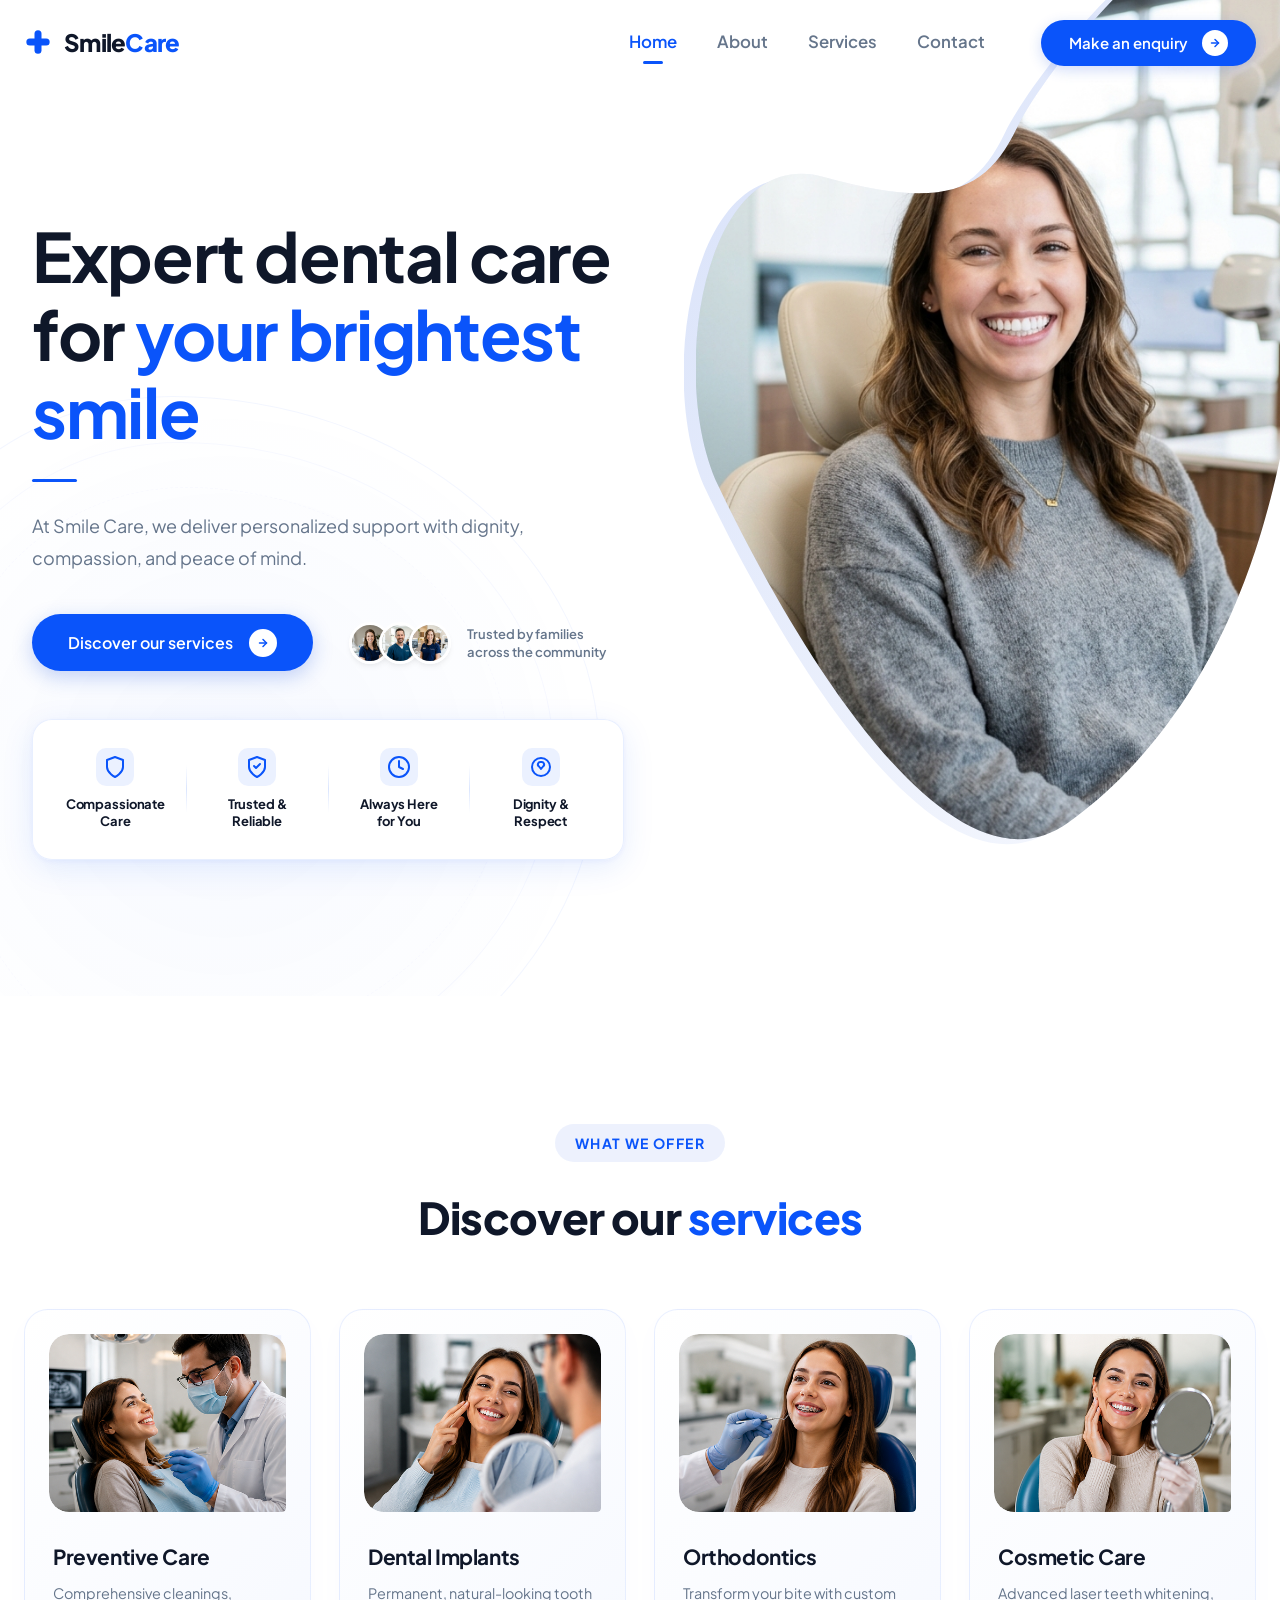
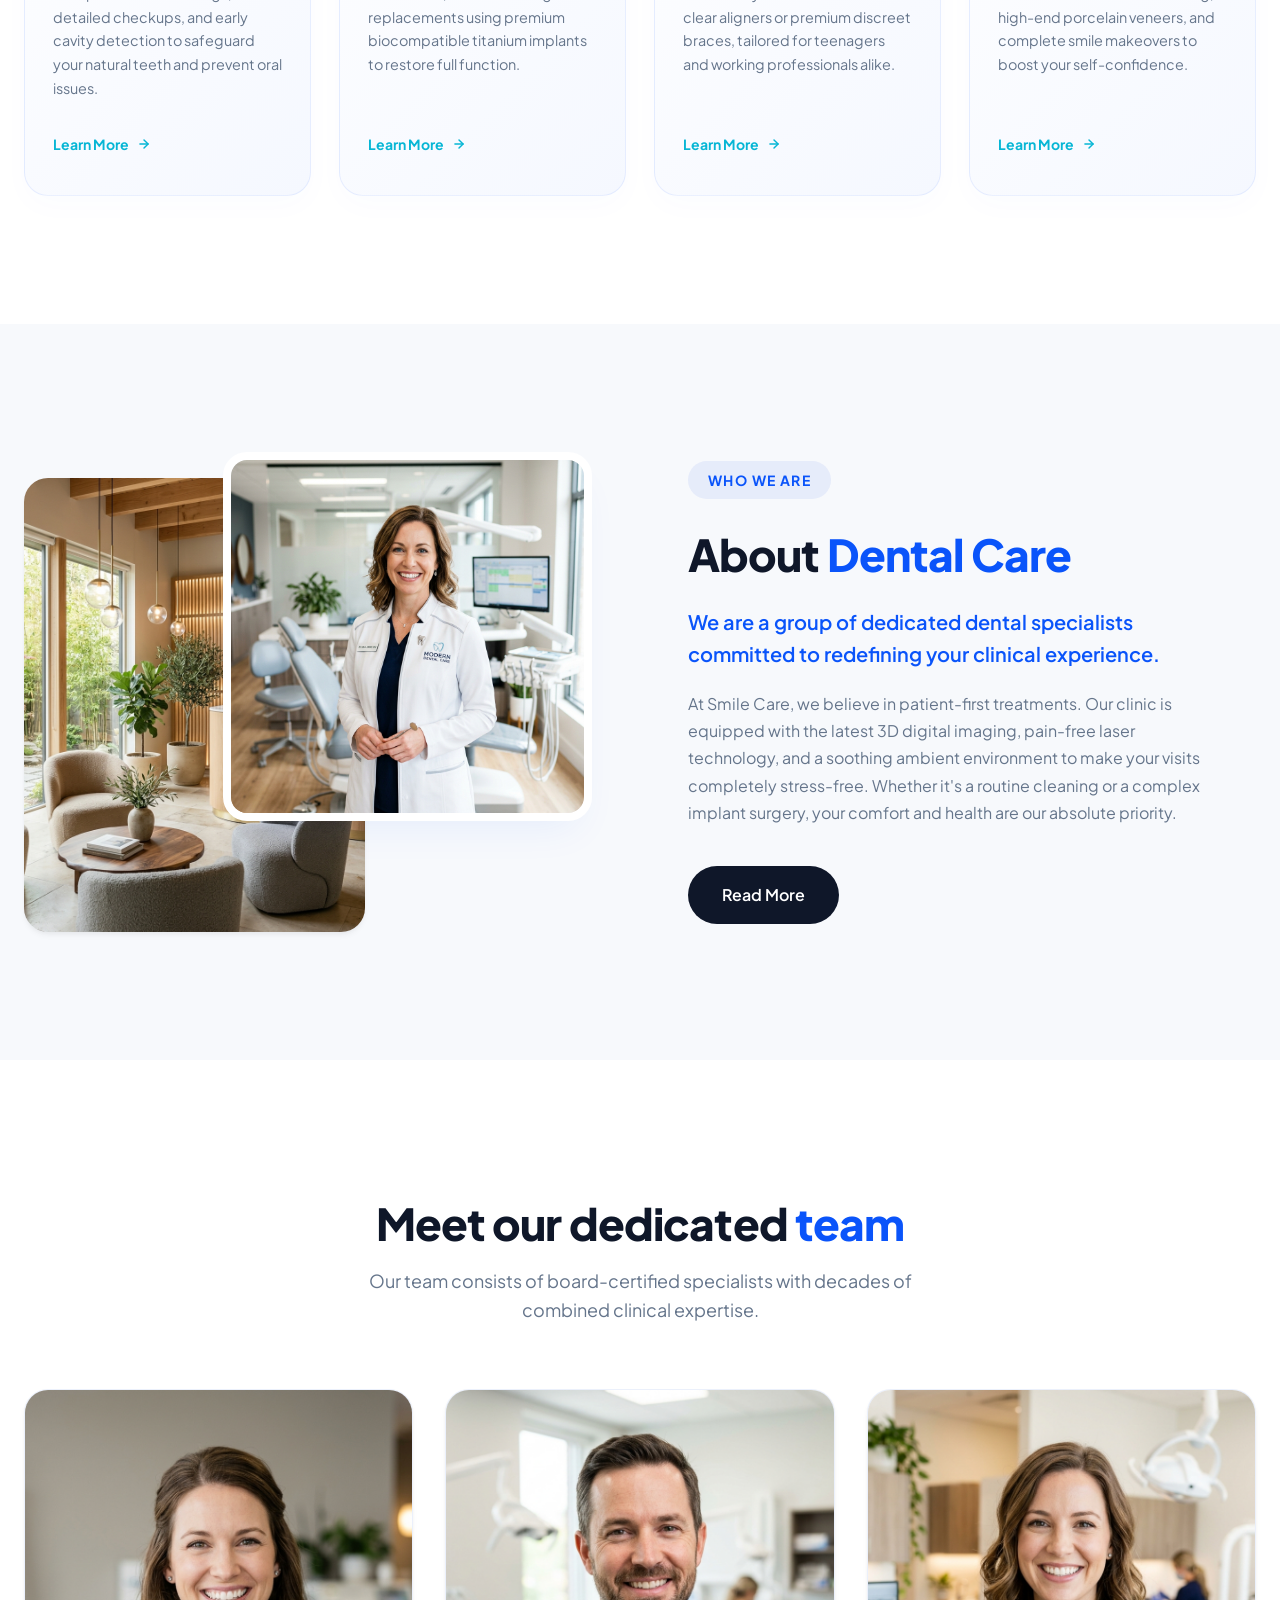
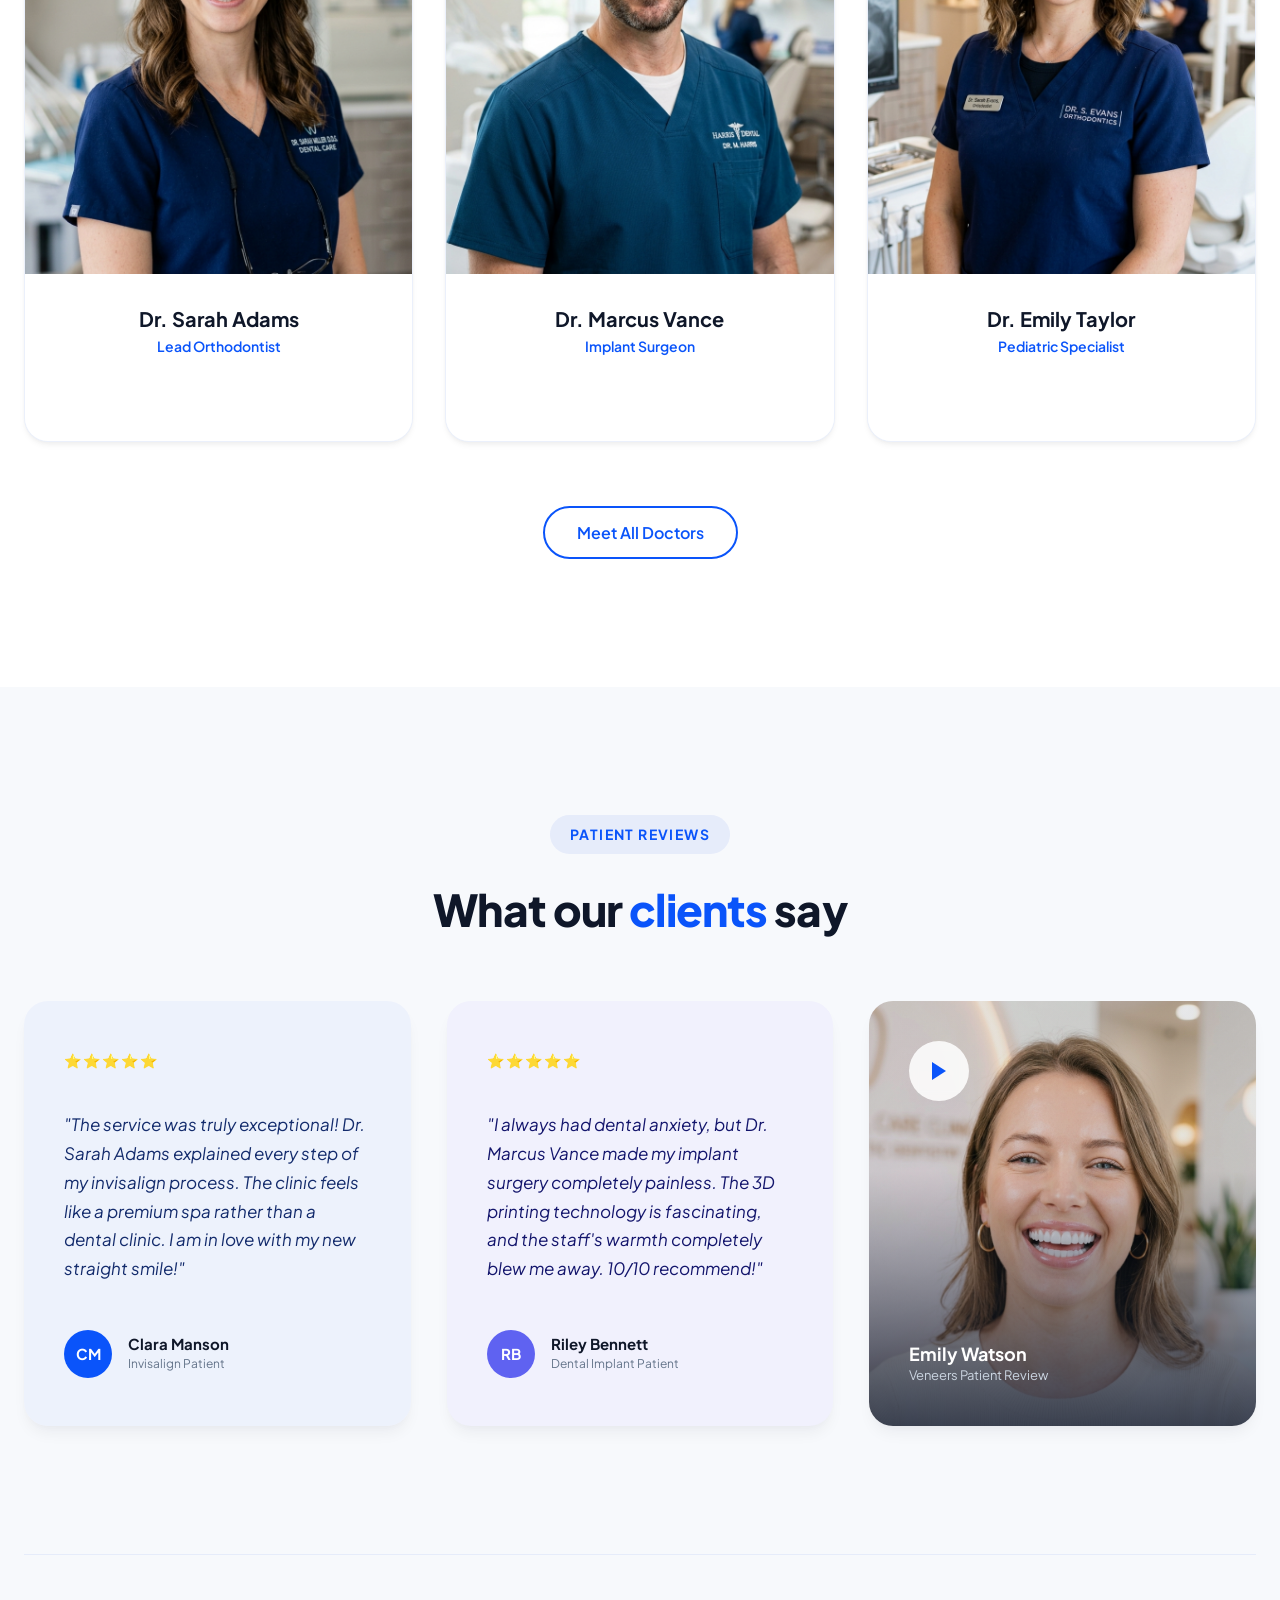
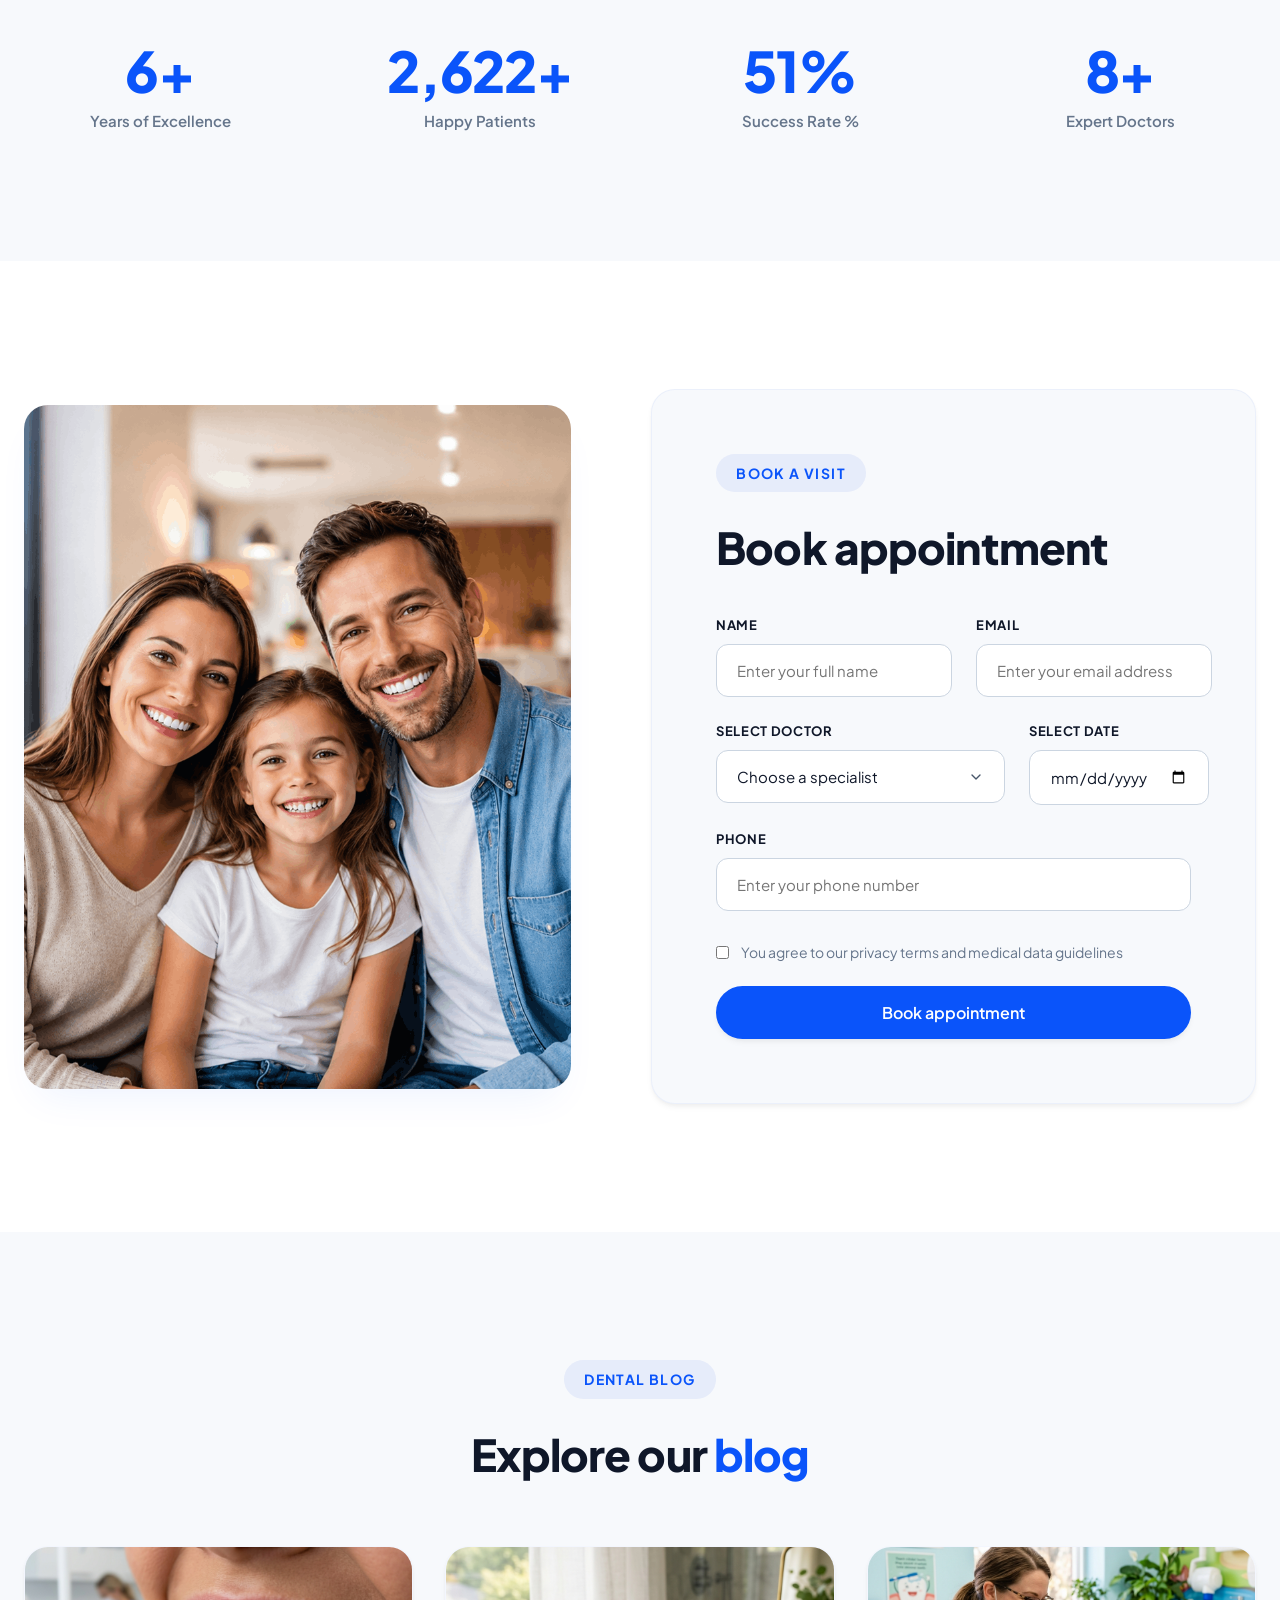
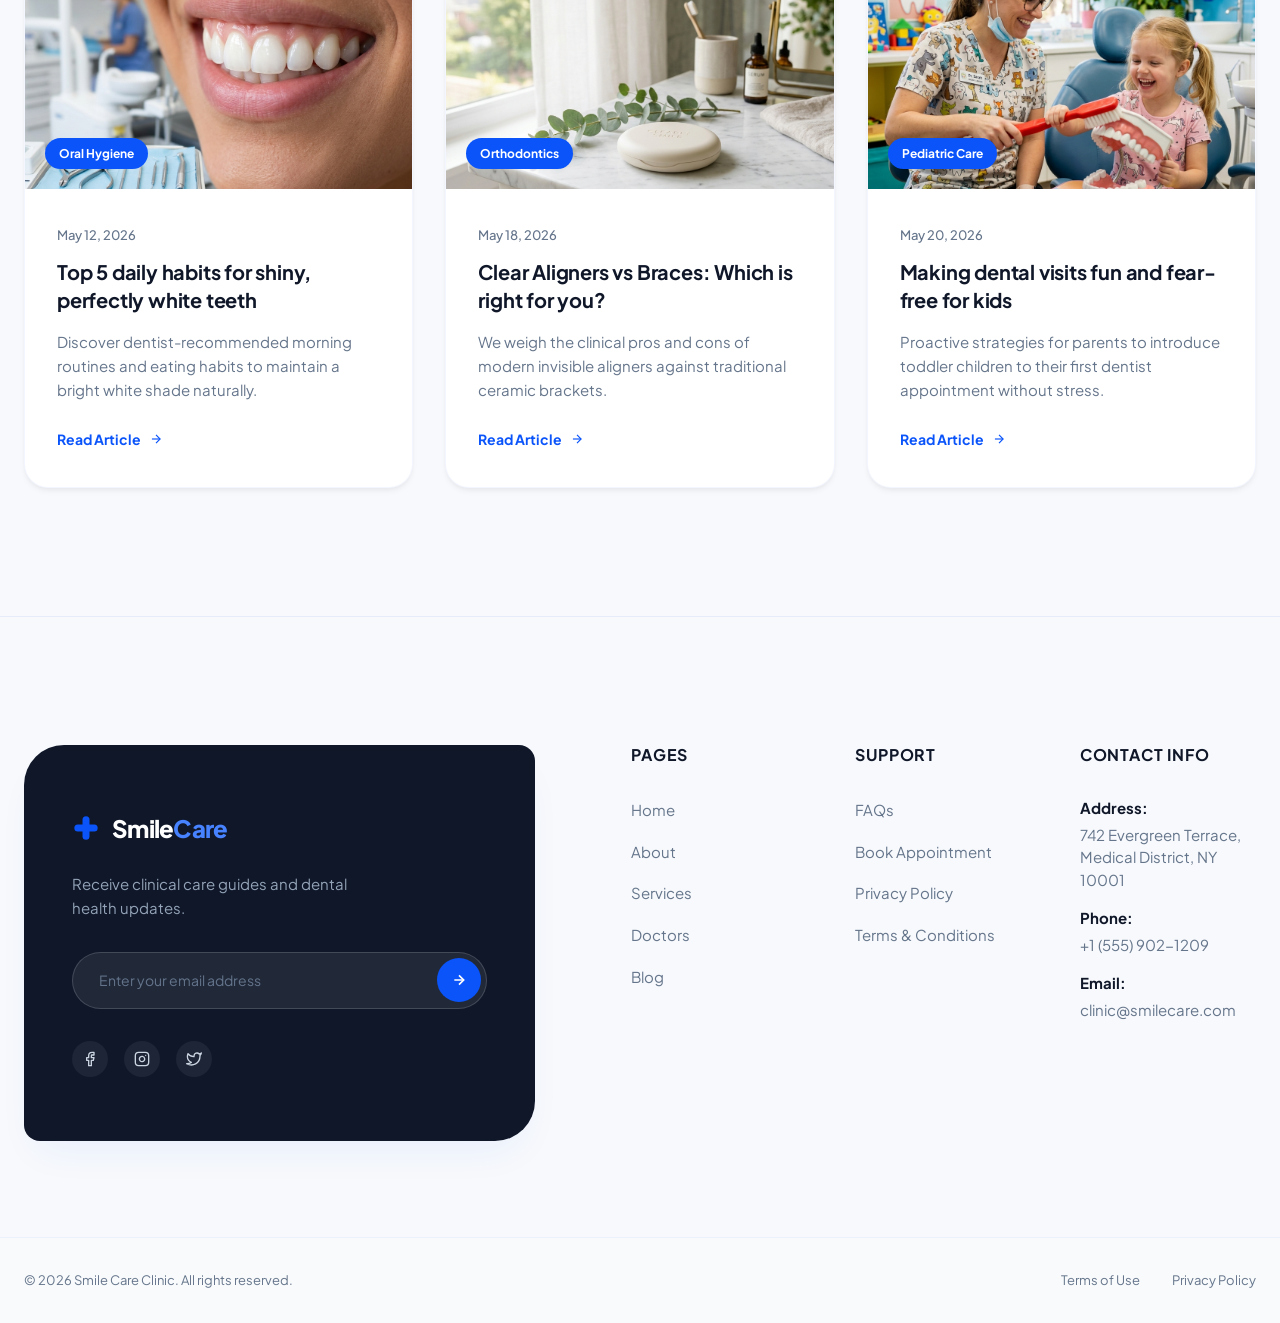
<file: index.html>
<!DOCTYPE html>
<html lang="en">

<head>
    <meta charset="UTF-8">
    <meta name="viewport" content="width=device-width, initial-scale=1.0">
    <title>Smile Care - Premium Dental Clinic & Specialist Orthodontics</title>
    <meta name="description"
        content="Welcome to Smile Care, where we offer high-end cosmetic dentistry, specialist orthodontics, dental implants, and compassionate family care in a state-of-the-art clinic.">

    <!-- Google Fonts -->
    <link rel="preconnect" href="https://fonts.googleapis.com">
    <link rel="preconnect" href="https://fonts.gstatic.com" crossorigin>
    <link
        href="https://fonts.googleapis.com/css2?family=Outfit:wght@300;400;500;600;700;800&family=Plus+Jakarta+Sans:wght@300;400;500;600;700;800&display=swap"
        rel="stylesheet">

    <!-- CSS Stylesheet -->
    <link rel="stylesheet" href="style.css">
</head>

<body>

    <!-- Header Navigation -->
    <header class="header" id="header">
        <div class="container header-container">
            <a href="#" class="logo" id="brand-logo">
                <svg width="28" height="28" viewBox="0 0 24 24" fill="none" xmlns="http://www.w3.org/2000/svg"
                    class="logo-icon">
                    <rect x="9" y="2" width="6" height="20" rx="3" fill="#0a54fa" />
                    <rect x="2" y="9" width="20" height="6" rx="3" fill="#0a54fa" />
                </svg>
                <span class="logo-text">Smile<span>Care</span></span>
            </a>

            <!-- Desktop Menu -->
            <nav class="nav-menu" id="nav-menu">
                <ul class="nav-list">
                    <li><a href="#home" class="nav-link active">Home</a></li>
                    <li><a href="#about" class="nav-link">About</a></li>
                    <li><a href="#services" class="nav-link">Services</a></li>
                    <li><a href="#appointment" class="nav-link">Contact</a></li>
                </ul>
            </nav>

            <!-- Nav Actions (Solid pill enquiry button with arrow circle matching mockup) -->
            <div class="nav-actions">
                <a href="#appointment" class="btn-header-enquiry" id="nav-cta-btn">
                    <span>Make an enquiry</span>
                    <span class="arrow-circle">
                        <svg width="12" height="12" viewBox="0 0 24 24" fill="none" stroke="currentColor"
                            stroke-width="3" stroke-linecap="round" stroke-linejoin="round">
                            <line x1="5" y1="12" x2="19" y2="12" />
                            <polyline points="12 5 19 12 12 19" />
                        </svg>
                    </span>
                </a>
                <button class="mobile-toggle-btn" id="mobile-toggle" aria-label="Toggle Menu">
                    <span class="bar"></span>
                    <span class="bar"></span>
                    <span class="bar"></span>
                </button>
            </div>
        </div>
    </header>

    <!-- SVG Clip Path Definition for the massive sweeping organic mask on the right -->
    <svg width="0" height="0" style="position: absolute;">
        <defs>
            <clipPath id="hero-curve" clipPathUnits="objectBoundingBox">
                <path
                    d="M0.5225 0.2094C0.5603 0.1558 0.7038 0.0329 0.7830 0.0095C1.0634 -0.0731 1.0210 0.4026 0.9338 0.6258C0.9054 0.6987 0.8291 0.8706 0.6067 0.9806C0.3975 1.0840 0.1206 0.7266 0.0369 0.6065C-0.0467 0.4865 0.0120 0.2255 0.2102 0.2635C0.4084 0.3016 0.4752 0.2764 0.5225 0.2094Z" />
            </clipPath>
        </defs>
    </svg>

    <main>

        <!-- Hero Section -->
        <section class="hero-section" id="home">
            <!-- Subtle wave background lines on the bottom left -->
            <div class="hero-bg-lines"></div>

            <div class="container hero-container">
                <div class="hero-content">


                    <h1 class="hero-title">
                        Expert dental care for <span class="highlight-blue">your brightest smile</span>
                    </h1>

                    <!-- Blue divider line beneath the title matching mockup exactly -->
                    <div class="title-divider"></div>

                    <p class="hero-description">
                        At Smile Care, we deliver personalized support with dignity, compassion, and peace of mind.
                    </p>

                    <!-- Horizontally aligned actions row (CTA + Trust Avatars Stack) matching mockup exactly -->
                    <div class="hero-actions-row">
                        <a href="#services" class="btn-hero-services" id="hero-primary-cta">
                            <span>Discover our services</span>
                            <span class="arrow-circle">
                                <svg width="12" height="12" viewBox="0 0 24 24" fill="none" stroke="currentColor"
                                    stroke-width="3" stroke-linecap="round" stroke-linejoin="round">
                                    <line x1="5" y1="12" x2="19" y2="12" />
                                    <polyline points="12 5 19 12 12 19" />
                                </svg>
                            </span>
                        </a>

                        <div class="trust-avatars-group">
                            <div class="avatar-stack">
                                <img src="assets/images/team_doctor_1.png" alt="Specialist Doctor 1">
                                <img src="assets/images/team_doctor_2.png" alt="Specialist Doctor 2">
                                <img src="assets/images/team_doctor_3.png" alt="Specialist Doctor 3">
                            </div>
                            <p class="trust-text">Trusted by families<br>across the community</p>
                        </div>
                    </div>

                    <!-- 4-Column Metrics Card matching mockup exactly -->
                    <div class="hero-floating-grid-card">
                        <div class="floating-grid-col">
                            <div class="grid-col-icon">
                                <svg width="24" height="24" viewBox="0 0 24 24" fill="none" stroke="currentColor"
                                    stroke-width="2" stroke-linecap="round" stroke-linejoin="round">
                                    <path d="M12 22s8-4 8-10V5l-8-3-8 3v7c0 6 8 10 8 10z" />
                                </svg>
                            </div>
                            <span class="grid-col-label">Compassionate<br>Care</span>
                        </div>
                        <div class="grid-col-divider"></div>
                        <div class="floating-grid-col">
                            <div class="grid-col-icon">
                                <svg width="24" height="24" viewBox="0 0 24 24" fill="none" stroke="currentColor"
                                    stroke-width="2" stroke-linecap="round" stroke-linejoin="round">
                                    <path d="M12 22s8-4 8-10V5l-8-3-8 3v7c0 6 8 10 8 10z" />
                                    <polyline points="9 11 11 13 15 9" />
                                </svg>
                            </div>
                            <span class="grid-col-label">Trusted &<br>Reliable</span>
                        </div>
                        <div class="grid-col-divider"></div>
                        <div class="floating-grid-col">
                            <div class="grid-col-icon">
                                <svg width="24" height="24" viewBox="0 0 24 24" fill="none" stroke="currentColor"
                                    stroke-width="2" stroke-linecap="round" stroke-linejoin="round">
                                    <circle cx="12" cy="12" r="10" />
                                    <polyline points="12 6 12 12 16 14" />
                                </svg>
                            </div>
                            <span class="grid-col-label">Always Here<br>for You</span>
                        </div>
                        <div class="grid-col-divider"></div>
                        <div class="floating-grid-col">
                            <div class="grid-col-icon">
                                <svg width="24" height="24" viewBox="0 0 24 24" fill="none" stroke="currentColor"
                                    stroke-width="2" stroke-linecap="round" stroke-linejoin="round">
                                    <path d="M12 21a9 9 0 1 0 0-18 9 9 0 0 0 0 18z" />
                                    <path d="M12 7a2.5 2.5 0 0 1 2 4.5L12 14l-2-2.5A2.5 2.5 0 0 1 12 7z" />
                                </svg>
                            </div>
                            <span class="grid-col-label">Dignity &<br>Respect</span>
                        </div>
                    </div>
                </div>

                <div class="hero-visual">
                    <div class="hero-organic-wrapper">
                        <!-- Dual-layered matching organic blue glow behind the frame -->
                        <div class="organic-bg-wave"></div>

                        <!-- High-resolution dentist frame with exact clipping mask -->
                        <div class="hero-organic-frame">
                            <img src="assets/images/hero_dentist.png"
                                alt="Friendly expert dental providers smiling at senior patient in a clinical room"
                                class="hero-organic-img">
                        </div>


                    </div>
                </div>
            </div>
        </section>

        <!-- Services Section -->
        <section class="services-section" id="services">
            <div class="container">
                <div class="section-header text-center">
                    <span class="section-tagline">WHAT WE OFFER</span>
                    <h2 class="section-title">Discover our <span class="highlight">services</span></h2>
                </div>

                <div class="services-grid">
                    <!-- Service 1: Preventive Care -->
                    <div class="service-card card-blue" id="service-preventive">
                        <div class="service-img-wrapper">
                            <img src="assets/images/preventivecare.jpg" alt="Preventive Care">
                        </div>

                        <h3>Preventive Care</h3>
                        <p>Comprehensive cleanings, detailed checkups, and early cavity detection to safeguard your natural teeth and prevent oral issues.</p>
                        
                        <div class="service-link">
                            <span>Learn More</span>
                            <svg width="14" height="14" viewBox="0 0 24 24" fill="none" stroke="currentColor" stroke-width="2.5" stroke-linecap="round" stroke-linejoin="round">
                                <line x1="5" y1="12" x2="19" y2="12"></line>
                                <polyline points="12 5 19 12 12 19"></polyline>
                            </svg>
                        </div>
                    </div>

                    <!-- Service 2: Restorative Dentistry -->
                    <div class="service-card card-green" id="service-restorative">
                        <div class="service-img-wrapper">
                            <img src="assets/images/dental-implants.jpg" alt="Dental Implants">
                        </div>
                        <h3>Dental Implants</h3>
                        <p>Permanent, natural-looking tooth replacements using premium biocompatible titanium implants to restore full function.</p>
                        
                        <div class="service-link">
                            <span>Learn More</span>
                            <svg width="14" height="14" viewBox="0 0 24 24" fill="none" stroke="currentColor" stroke-width="2.5" stroke-linecap="round" stroke-linejoin="round">
                                <line x1="5" y1="12" x2="19" y2="12"></line>
                                <polyline points="12 5 19 12 12 19"></polyline>
                            </svg>
                        </div>
                    </div>

                    <!-- Service 3: Orthodontics & Aligners -->
                    <div class="service-card card-cyan" id="service-orthodontics">
                        <div class="service-img-wrapper">
                            <img src="assets/images/orthodontics.jpg" alt="Orthodontics">
                        </div>
                        <h3>Orthodontics</h3>
                        <p>Transform your bite with custom clear aligners or premium discreet braces, tailored for teenagers and working professionals alike.</p>
                        
                        <div class="service-link">
                            <span>Learn More</span>
                            <svg width="14" height="14" viewBox="0 0 24 24" fill="none" stroke="currentColor" stroke-width="2.5" stroke-linecap="round" stroke-linejoin="round">
                                <line x1="5" y1="12" x2="19" y2="12"></line>
                                <polyline points="12 5 19 12 12 19"></polyline>
                            </svg>
                        </div>
                    </div>

                    <!-- Service 4: Cosmetic Dentistry -->
                    <div class="service-card card-slate" id="service-cosmetic">
                        <div class="service-img-wrapper">
                            <img src="assets/images/cosmoticcaare.jpg" alt="Cosmetic Care">
                        </div>
                        <h3>Cosmetic Care</h3>
                        <p>Advanced laser teeth whitening, high-end porcelain veneers, and complete smile makeovers to boost your self-confidence.</p>
                        
                        <div class="service-link">
                            <span>Learn More</span>
                            <svg width="14" height="14" viewBox="0 0 24 24" fill="none" stroke="currentColor" stroke-width="2.5" stroke-linecap="round" stroke-linejoin="round">
                                <line x1="5" y1="12" x2="19" y2="12"></line>
                                <polyline points="12 5 19 12 12 19"></polyline>
                            </svg>
                        </div>
                    </div>
                </div>
            </div>
        </section>

        <!-- About Section -->
        <section class="about-section" id="about">
            <div class="container about-container">
                <div class="about-visual">
                    <div class="about-images-group">
                        <div class="about-img-back">
                            <img src="assets/images/about_dentist_2.png"
                                alt="Luxurious modern dental clinic interior waiting room" class="about-img">
                        </div>
                        <div class="about-img-front">
                            <img src="assets/images/about_dentist_1.png"
                                alt="Smiling expert female dentist in clinic white jacket" class="about-img">
                        </div>
                    </div>
                </div>
                <div class="about-content">
                    <span class="section-tagline">WHO WE ARE</span>
                    <h2 class="section-title">About <span class="highlight">Dental Care</span></h2>
                    <p class="about-text-lead">
                        We are a group of dedicated dental specialists committed to redefining your clinical experience.
                    </p>
                    <p class="about-text-description">
                        At Smile Care, we believe in patient-first treatments. Our clinic is equipped with the latest 3D
                        digital imaging, pain-free laser technology, and a soothing ambient environment to make your
                        visits completely stress-free. Whether it's a routine cleaning or a complex implant surgery,
                        your comfort and health are our absolute priority.
                    </p>
                    <a href="#services" class="btn btn-secondary" id="about-read-more-btn">Read More</a>
                </div>
            </div>
        </section>

        <!-- Team Section -->
        <section class="team-section" id="team">
            <div class="container">
                <div class="section-header text-center">
                    <h2 class="section-title">Meet our dedicated <span class="highlight">team</span></h2>
                    <p class="section-subtitle">Our team consists of board-certified specialists with decades of
                        combined clinical expertise.</p>
                </div>

                <div class="team-grid">
                    <!-- Doctor 1 -->
                    <div class="team-card" id="team-doctor-1-card">
                        <div class="team-img-wrapper">
                            <img src="assets/images/team_doctor_1.png" alt="Dr. Sarah Adams, Lead Orthodontist"
                                class="team-img">
                        </div>
                        <div class="team-info">
                            <h3>Dr. Sarah Adams</h3>
                            <p>Lead Orthodontist</p>
                            <div class="team-socials">
                                <a href="#" aria-label="LinkedIn"><svg width="18" height="18" viewBox="0 0 24 24"
                                        fill="none" stroke="currentColor" stroke-width="2" stroke-linecap="round"
                                        stroke-linejoin="round">
                                        <path
                                            d="M16 8a6 6 0 0 1 6 6v7h-4v-7a2 2 0 0 0-2-2 2 2 0 0 0-2 2v7h-4v-7a6 6 0 0 1 6-6z" />
                                        <rect x="2" y="9" width="4" height="12" />
                                        <circle cx="4" cy="4" r="2" />
                                    </svg></a>
                                <a href="#" aria-label="Twitter"><svg width="18" height="18" viewBox="0 0 24 24"
                                        fill="none" stroke="currentColor" stroke-width="2" stroke-linecap="round"
                                        stroke-linejoin="round">
                                        <path
                                            d="M23 3a10.9 10.9 0 0 1-3.14 1.53 4.48 4.48 0 0 0-7.86 3v1A10.66 10.66 0 0 1 3 4s-4 9 5 13a11.64 11.64 0 0 1-7 2c9 5 20 0 20-11.5a4.5 4.5 0 0 0-.08-.83A7.72 7.72 0 0 0 23 3z" />
                                    </svg></a>
                            </div>
                        </div>
                    </div>

                    <!-- Doctor 2 -->
                    <div class="team-card" id="team-doctor-2-card">
                        <div class="team-img-wrapper">
                            <img src="assets/images/team_doctor_2.png" alt="Dr. Marcus Vance, Implant Surgeon"
                                class="team-img">
                        </div>
                        <div class="team-info">
                            <h3>Dr. Marcus Vance</h3>
                            <p>Implant Surgeon</p>
                            <div class="team-socials">
                                <a href="#" aria-label="LinkedIn"><svg width="18" height="18" viewBox="0 0 24 24"
                                        fill="none" stroke="currentColor" stroke-width="2" stroke-linecap="round"
                                        stroke-linejoin="round">
                                        <path
                                            d="M16 8a6 6 0 0 1 6 6v7h-4v-7a2 2 0 0 0-2-2 2 2 0 0 0-2 2v7h-4v-7a6 6 0 0 1 6-6z" />
                                        <rect x="2" y="9" width="4" height="12" />
                                        <circle cx="4" cy="4" r="2" />
                                    </svg></a>
                                <a href="#" aria-label="Twitter"><svg width="18" height="18" viewBox="0 0 24 24"
                                        fill="none" stroke="currentColor" stroke-width="2" stroke-linecap="round"
                                        stroke-linejoin="round">
                                        <path
                                            d="M23 3a10.9 10.9 0 0 1-3.14 1.53 4.48 4.48 0 0 0-7.86 3v1A10.66 10.66 0 0 1 3 4s-4 9 5 13a11.64 11.64 0 0 1-7 2c9 5 20 0 20-11.5a4.5 4.5 0 0 0-.08-.83A7.72 7.72 0 0 0 23 3z" />
                                    </svg></a>
                            </div>
                        </div>
                    </div>

                    <!-- Doctor 3 -->
                    <div class="team-card" id="team-doctor-3-card">
                        <div class="team-img-wrapper">
                            <img src="assets/images/team_doctor_3.png" alt="Dr. Emily Taylor, Pediatric Specialist"
                                class="team-img">
                        </div>
                        <div class="team-info">
                            <h3>Dr. Emily Taylor</h3>
                            <p>Pediatric Specialist</p>
                            <div class="team-socials">
                                <a href="#" aria-label="LinkedIn"><svg width="18" height="18" viewBox="0 0 24 24"
                                        fill="none" stroke="currentColor" stroke-width="2" stroke-linecap="round"
                                        stroke-linejoin="round">
                                        <path
                                            d="M16 8a6 6 0 0 1 6 6v7h-4v-7a2 2 0 0 0-2-2 2 2 0 0 0-2 2v7h-4v-7a6 6 0 0 1 6-6z" />
                                        <rect x="2" y="9" width="4" height="12" />
                                        <circle cx="4" cy="4" r="2" />
                                    </svg></a>
                                <a href="#" aria-label="Twitter"><svg width="18" height="18" viewBox="0 0 24 24"
                                        fill="none" stroke="currentColor" stroke-width="2" stroke-linecap="round"
                                        stroke-linejoin="round">
                                        <path
                                            d="M23 3a10.9 10.9 0 0 1-3.14 1.53 4.48 4.48 0 0 0-7.86 3v1A10.66 10.66 0 0 1 3 4s-4 9 5 13a11.64 11.64 0 0 1-7 2c9 5 20 0 20-11.5a4.5 4.5 0 0 0-.08-.83A7.72 7.72 0 0 0 23 3z" />
                                    </svg></a>
                            </div>
                        </div>
                    </div>
                </div>

                <div class="text-center team-btn-wrapper">
                    <button class="btn btn-primary-outline" id="view-all-team-btn">Meet All Doctors</button>
                    <!-- Expandable full doctor directory mimicking high-end UX -->
                    <div class="all-team-drawer" id="all-team-drawer">
                        <div class="team-grid additional-team-grid">
                            <div class="team-card">
                                <div class="team-img-wrapper">
                                    <img src="assets/images/about_dentist_1.png"
                                        alt="Dr. Fiona Davis, Root Canal Therapist" class="team-img">
                                </div>
                                <div class="team-info">
                                    <h3>Dr. Fiona Davis</h3>
                                    <p>Endodontist</p>
                                </div>
                            </div>
                            <div class="team-card">
                                <div class="team-img-wrapper">
                                    <img src="assets/images/team_doctor_1.png" alt="Dr. Aaron Cole, Gum Treatment"
                                        class="team-img">
                                </div>
                                <div class="team-info">
                                    <h3>Dr. Aaron Cole</h3>
                                    <p>Periodontist</p>
                                </div>
                            </div>
                            <div class="team-card">
                                <div class="team-img-wrapper">
                                    <img src="assets/images/team_doctor_2.png" alt="Dr. Henry Miller, Oral Surgeon"
                                        class="team-img">
                                </div>
                                <div class="team-info">
                                    <h3>Dr. Henry Miller</h3>
                                    <p>Oral Maxillofacial Surgeon</p>
                                </div>
                            </div>
                        </div>
                    </div>
                </div>
            </div>
        </section>

        <!-- Testimonials Section -->
        <section class="testimonials-section">
            <div class="container">
                <div class="section-header text-center">
                    <span class="section-tagline">PATIENT REVIEWS</span>
                    <h2 class="section-title">What our <span class="highlight">clients</span> say</h2>
                </div>

                <div class="testimonials-grid">
                    <!-- Testimonial 1 -->
                    <div class="testimonial-card card-light-blue" id="testimonial-1">
                        <div class="stars">⭐⭐⭐⭐⭐</div>
                        <p class="review-text">"The service was truly exceptional! Dr. Sarah Adams explained every step
                            of my invisalign process. The clinic feels like a premium spa rather than a dental clinic. I
                            am in love with my new straight smile!"</p>
                        <div class="client-info">
                            <div class="client-avatar bg-avatar-1">CM</div>
                            <div>
                                <h4>Clara Manson</h4>
                                <p>Invisalign Patient</p>
                            </div>
                        </div>
                    </div>

                    <!-- Testimonial 2 -->
                    <div class="testimonial-card card-light-purple" id="testimonial-2">
                        <div class="stars">⭐⭐⭐⭐⭐</div>
                        <p class="review-text">"I always had dental anxiety, but Dr. Marcus Vance made my implant
                            surgery completely painless. The 3D printing technology is fascinating, and the staff's
                            warmth completely blew me away. 10/10 recommend!"</p>
                        <div class="client-info">
                            <div class="client-avatar bg-avatar-2">RB</div>
                            <div>
                                <h4>Riley Bennett</h4>
                                <p>Dental Implant Patient</p>
                            </div>
                        </div>
                    </div>

                    <!-- Testimonial 3 (Media/Image Review Card) -->
                    <div class="testimonial-card card-media" id="testimonial-media">
                        <img src="assets/images/testimonial_patient.png"
                            alt="Happy patient smiling showing her beautiful white teeth" class="media-bg">
                        <div class="media-overlay">
                            <button class="play-btn" aria-label="Play Testimonial Video" id="video-testimonial-btn">
                                <svg width="24" height="24" viewBox="0 0 24 24" fill="currentColor">
                                    <polygon points="5 3 19 12 5 21 5 3" />
                                </svg>
                            </button>
                            <div class="media-info">
                                <h4>Emily Watson</h4>
                                <p>Veneers Patient Review</p>
                            </div>
                        </div>
                    </div>
                </div>

                <!-- Numerical Statistics Counter Section -->
                <div class="stats-row" id="stats-counter-row">
                    <div class="stat-item">
                        <h3 class="stat-number" data-target="12">0</h3>
                        <p>Years of Excellence</p>
                    </div>
                    <div class="stat-item">
                        <h3 class="stat-number" data-target="5000">0</h3>
                        <p>Happy Patients</p>
                    </div>
                    <div class="stat-item">
                        <h3 class="stat-number" data-target="99">0</h3>
                        <p>Success Rate %</p>
                    </div>
                    <div class="stat-item">
                        <h3 class="stat-number" data-target="15">0</h3>
                        <p>Expert Doctors</p>
                    </div>
                </div>
            </div>
        </section>

        <!-- Book Appointment Section -->
        <section class="appointment-section" id="appointment">
            <div class="container appointment-container">
                <div class="appointment-visual">
                    <img src="assets/images/appointment_clinic.png"
                        alt="Patient talking with helpful dental clinic nurse" class="appointment-img">
                </div>
                <div class="appointment-form-wrapper">
                    <div class="appointment-header">
                        <span class="section-tagline">BOOK A VISIT</span>
                        <h2 class="section-title">Book appointment</h2>
                    </div>

                    <form class="appointment-form" id="booking-form" novalidate>
                        <div class="form-row">
                            <div class="form-group">
                                <label for="form-name">Name</label>
                                <input type="text" id="form-name" placeholder="Enter your full name" required>
                                <span class="error-msg" id="name-error">Please enter your name</span>
                            </div>
                            <div class="form-group">
                                <label for="form-email">Email</label>
                                <input type="email" id="form-email" placeholder="Enter your email address" required>
                                <span class="error-msg" id="email-error">Please enter a valid email</span>
                            </div>
                        </div>

                        <div class="form-row">
                            <div class="form-group">
                                <label for="form-doctor">Select doctor</label>
                                <select id="form-doctor" required>
                                    <option value="" disabled selected>Choose a specialist</option>
                                    <option value="adams">Dr. Sarah Adams (Orthodontics)</option>
                                    <option value="vance">Dr. Marcus Vance (Implants)</option>
                                    <option value="taylor">Dr. Emily Taylor (Pediatric)</option>
                                </select>
                                <span class="error-msg" id="doctor-error">Please select a doctor</span>
                            </div>
                            <div class="form-group">
                                <label for="form-date">Select date</label>
                                <input type="date" id="form-date" required>
                                <span class="error-msg" id="date-error">Please select a future date</span>
                            </div>
                        </div>

                        <div class="form-group">
                            <label for="form-phone">Phone</label>
                            <input type="tel" id="form-phone" placeholder="Enter your phone number" required>
                            <span class="error-msg" id="phone-error">Please enter a valid phone number</span>
                        </div>

                        <div class="form-checkbox">
                            <input type="checkbox" id="form-privacy" required>
                            <label for="form-privacy">You agree to our privacy terms and medical data guidelines</label>
                        </div>
                        <span class="error-msg" id="privacy-error">You must agree to proceed</span>

                        <button type="submit" class="btn btn-primary btn-block" id="form-submit-btn">Book
                            appointment</button>
                    </form>

                    <!-- Form Success Message -->
                    <div class="form-success-card" id="form-success-card">
                        <div class="success-icon-badge">
                            <svg width="32" height="32" viewBox="0 0 24 24" fill="none" stroke="#FFFFFF"
                                stroke-width="2.5">
                                <polyline points="20 6 9 17 4 12" />
                            </svg>
                        </div>
                        <h3>Appointment Scheduled!</h3>
                        <p>Thank you for choosing Smile Care. A clinical coordinator will call you in the next 15
                            minutes to confirm your specific slot and time details.</p>
                        <button class="btn btn-primary" id="success-done-btn">Done</button>
                    </div>
                </div>
            </div>
        </section>

        <!-- Blog Section -->
        <section class="blog-section" id="blog">
            <div class="container">
                <div class="section-header text-center">
                    <span class="section-tagline">DENTAL BLOG</span>
                    <h2 class="section-title">Explore our <span class="highlight">blog</span></h2>
                </div>

                <div class="blog-grid">
                    <!-- Blog Card 1 -->
                    <article class="blog-card" id="blog-card-1">
                        <div class="blog-img-wrapper">
                            <img src="assets/images/blog_1.png" alt="Close up of shiny, healthy teeth" class="blog-img">
                            <span class="blog-badge">Oral Hygiene</span>
                        </div>
                        <div class="blog-info">
                            <span class="blog-date">May 12, 2026</span>
                            <h3><a href="#">Top 5 daily habits for shiny, perfectly white teeth</a></h3>
                            <p>Discover dentist-recommended morning routines and eating habits to maintain a bright
                                white shade naturally.</p>
                            <a href="#" class="blog-link">Read Article <svg width="14" height="14" viewBox="0 0 24 24"
                                    fill="none" stroke="currentColor" stroke-width="2">
                                    <line x1="5" y1="12" x2="19" y2="12" />
                                    <polyline points="12 5 19 12 12 19" />
                                </svg></a>
                        </div>
                    </article>

                    <!-- Blog Card 2 -->
                    <article class="blog-card" id="blog-card-2">
                        <div class="blog-img-wrapper">
                            <img src="assets/images/blog_2.png" alt="Clear aligners cosmetic dentistry"
                                class="blog-img">
                            <span class="blog-badge">Orthodontics</span>
                        </div>
                        <div class="blog-info">
                            <span class="blog-date">May 18, 2026</span>
                            <h3><a href="#">Clear Aligners vs Braces: Which is right for you?</a></h3>
                            <p>We weigh the clinical pros and cons of modern invisible aligners against traditional
                                ceramic brackets.</p>
                            <a href="#" class="blog-link">Read Article <svg width="14" height="14" viewBox="0 0 24 24"
                                    fill="none" stroke="currentColor" stroke-width="2">
                                    <line x1="5" y1="12" x2="19" y2="12" />
                                    <polyline points="12 5 19 12 12 19" />
                                </svg></a>
                        </div>
                    </article>

                    <!-- Blog Card 3 -->
                    <article class="blog-card" id="blog-card-3">
                        <div class="blog-img-wrapper">
                            <img src="assets/images/blog_3.png" alt="Child learning how to brush teeth"
                                class="blog-img">
                            <span class="blog-badge">Pediatric Care</span>
                        </div>
                        <div class="blog-info">
                            <span class="blog-date">May 20, 2026</span>
                            <h3><a href="#">Making dental visits fun and fear-free for kids</a></h3>
                            <p>Proactive strategies for parents to introduce toddler children to their first dentist
                                appointment without stress.</p>
                            <a href="#" class="blog-link">Read Article <svg width="14" height="14" viewBox="0 0 24 24"
                                    fill="none" stroke="currentColor" stroke-width="2">
                                    <line x1="5" y1="12" x2="19" y2="12" />
                                    <polyline points="12 5 19 12 12 19" />
                                </svg></a>
                        </div>
                    </article>
                </div>
            </div>
        </section>

    </main>

    <!-- Footer -->
    <footer class="footer">
        <div class="container footer-container">

            <!-- Left Newsletter Panel (styled as the unique asymmetric card in the image) -->
            <div class="footer-card" id="footer-newsletter-card">
                <div class="logo logo-footer">
                               <a href="#" class="logo" id="brand-logo">
                <svg width="28" height="28" viewBox="0 0 24 24" fill="none" xmlns="http://www.w3.org/2000/svg"
                    class="logo-icon">
                    <rect x="9" y="2" width="6" height="20" rx="3" fill="#0a54fa" />
                    <rect x="2" y="9" width="20" height="6" rx="3" fill="#0a54fa" />
                </svg>
                <span class="logo-text">Smile<span>Care</span></span>
            </a>
                </div>
                <p class="footer-card-tagline">Receive clinical care guides and dental health updates.</p>
                <form class="newsletter-form" id="newsletter-form">
                    <input type="email" placeholder="Enter your email address" required aria-label="Newsletter Email">
                    <button type="submit" aria-label="Subscribe"><svg width="16" height="16" viewBox="0 0 24 24"
                            fill="none" stroke="currentColor" stroke-width="2.5">
                            <line x1="5" y1="12" x2="19" y2="12" />
                            <polyline points="12 5 19 12 12 19" />
                        </svg></button>
                </form>
                <div class="footer-socials">
                    <a href="#" aria-label="Facebook"><svg width="16" height="16" viewBox="0 0 24 24" fill="none"
                            stroke="currentColor" stroke-width="2" stroke-linecap="round" stroke-linejoin="round">
                            <path d="M18 2h-3a5 5 0 0 0-5 5v3H7v4h3v8h4v-8h3l1-4h-4V7a1 1 0 0 1 1-1h3z" />
                        </svg></a>
                    <a href="#" aria-label="Instagram"><svg width="16" height="16" viewBox="0 0 24 24" fill="none"
                            stroke="currentColor" stroke-width="2" stroke-linecap="round" stroke-linejoin="round">
                            <rect x="2" y="2" width="20" height="20" rx="5" ry="5" />
                            <path d="M16 11.37A4 4 0 1 1 12.63 8 4 4 0 0 1 16 11.37z" />
                            <line x1="17.5" y1="6.5" x2="17.51" y2="6.5" />
                        </svg></a>
                    <a href="#" aria-label="Twitter"><svg width="16" height="16" viewBox="0 0 24 24" fill="none"
                            stroke="currentColor" stroke-width="2" stroke-linecap="round" stroke-linejoin="round">
                            <path
                                d="M23 3a10.9 10.9 0 0 1-3.14 1.53 4.48 4.48 0 0 0-7.86 3v1A10.66 10.66 0 0 1 3 4s-4 9 5 13a11.64 11.64 0 0 1-7 2c9 5 20 0 20-11.5a4.5 4.5 0 0 0-.08-.83A7.72 7.72 0 0 0 23 3z" />
                        </svg></a>
                </div>
            </div>

            <!-- Right Links & Contact Columns -->
            <div class="footer-links-grid">
                <div class="footer-col">
                    <h4>Pages</h4>
                    <ul>
                        <li><a href="#home">Home</a></li>
                        <li><a href="#about">About</a></li>
                        <li><a href="#services">Services</a></li>
                        <li><a href="#team">Doctors</a></li>
                        <li><a href="#blog">Blog</a></li>
                    </ul>
                </div>
                <div class="footer-col">
                    <h4>Support</h4>
                    <ul>
                        <li><a href="#">FAQs</a></li>
                        <li><a href="#appointment">Book Appointment</a></li>
                        <li><a href="#">Privacy Policy</a></li>
                        <li><a href="#">Terms & Conditions</a></li>
                    </ul>
                </div>
                <div class="footer-col">
                    <h4>Contact Info</h4>
                    <p class="contact-detail"><strong>Address:</strong> 742 Evergreen Terrace, Medical District, NY
                        10001</p>
                    <p class="contact-detail"><strong>Phone:</strong> +1 (555) 902-1209</p>
                    <p class="contact-detail"><strong>Email:</strong> clinic@smilecare.com</p>
                </div>
            </div>

        </div>

        <!-- Copyright bar -->
        <div class="footer-bottom">
            <div class="container footer-bottom-container">
                <p>&copy; 2026 Smile Care Clinic. All rights reserved.</p>
                <div class="footer-bottom-links">
                    <a href="#">Terms of Use</a>
                    <a href="#">Privacy Policy</a>
                </div>
            </div>
        </div>
    </footer>

    <!-- JS Scripts -->
    <script src="script.js"></script>
</body>

</html>
</file>
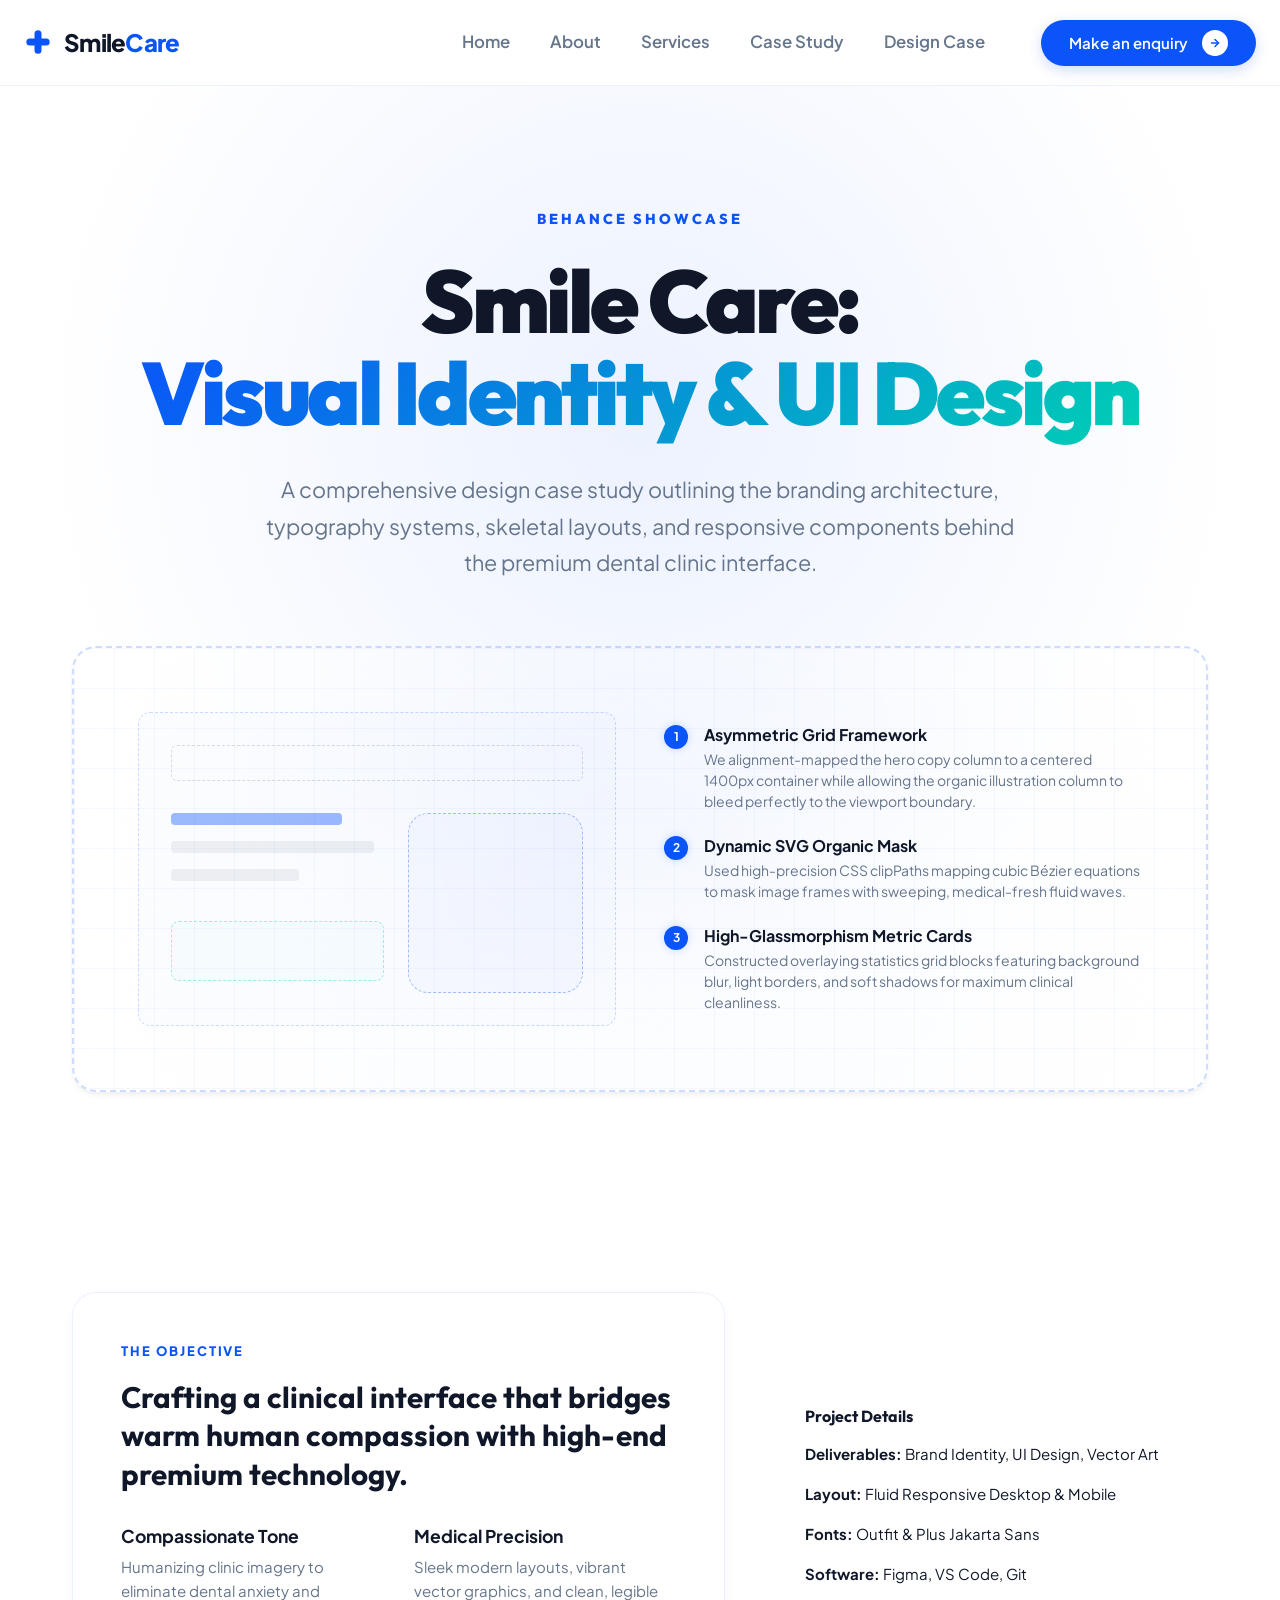
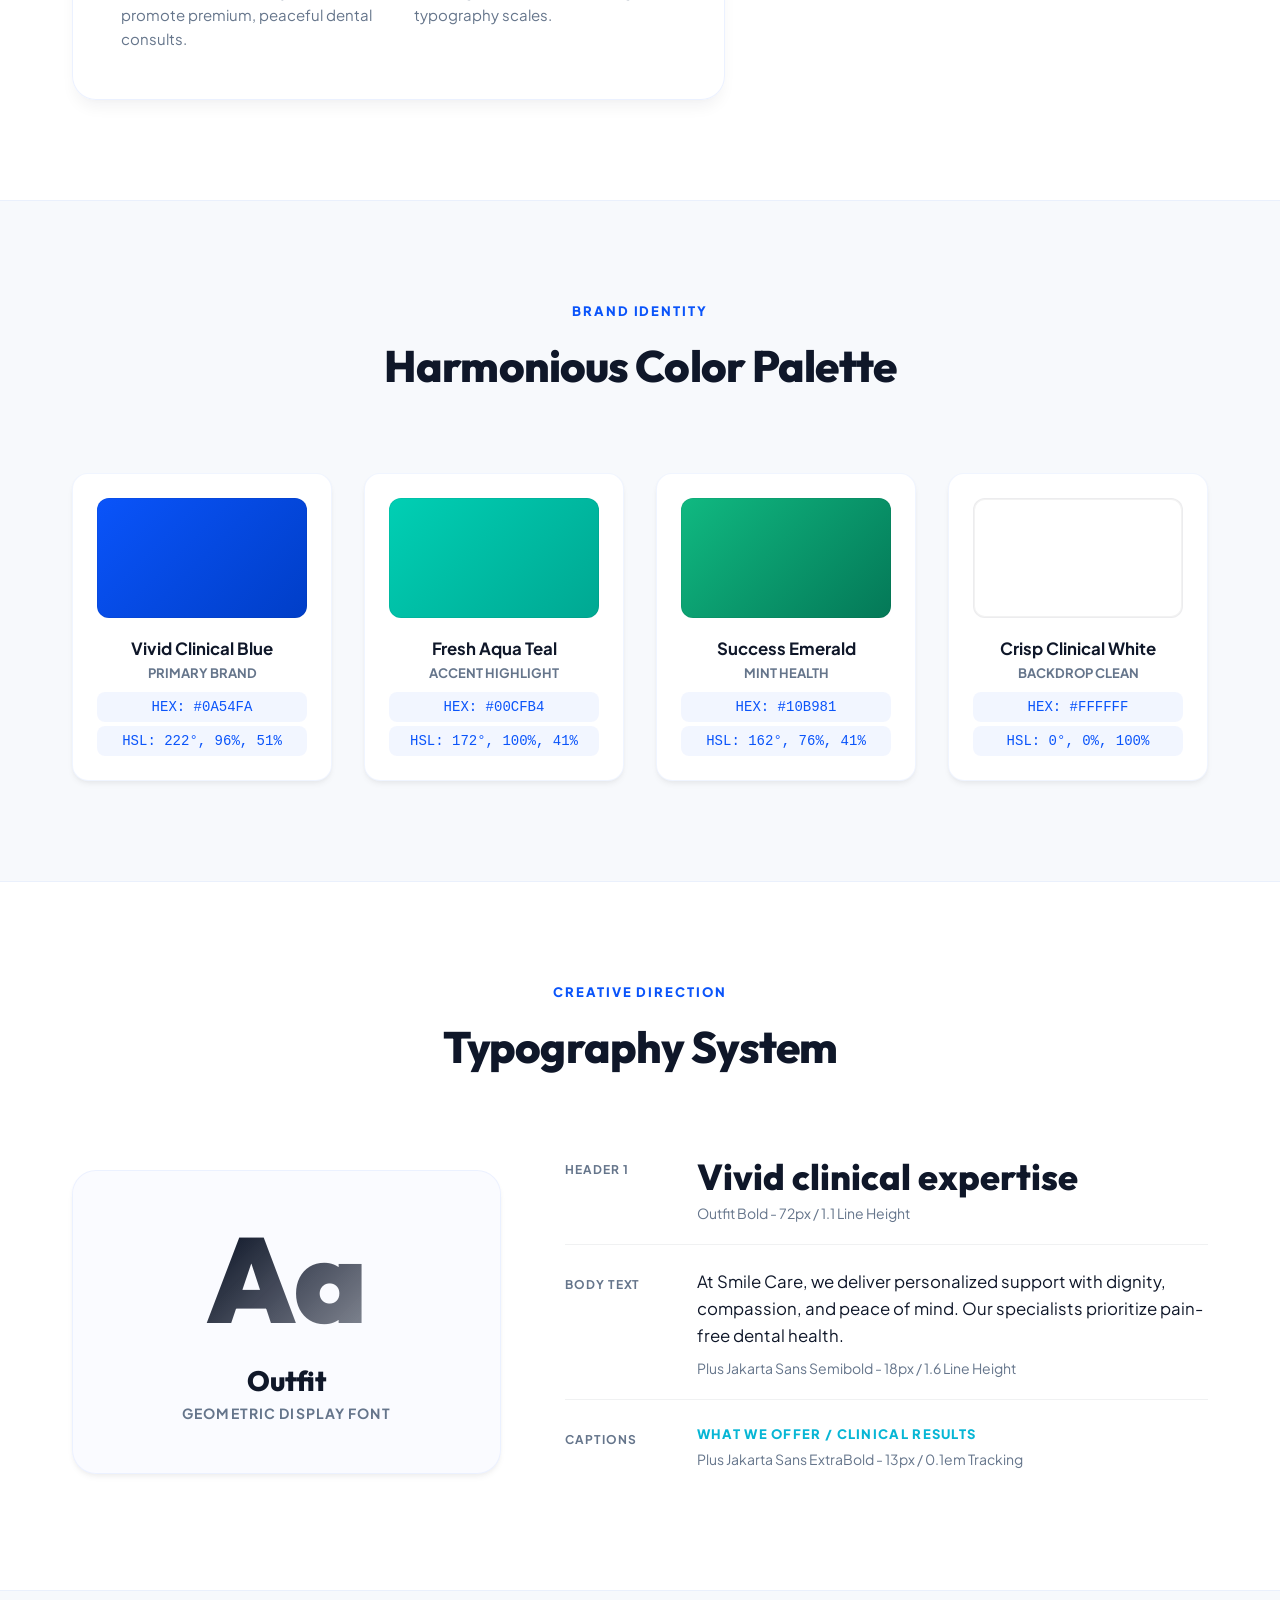
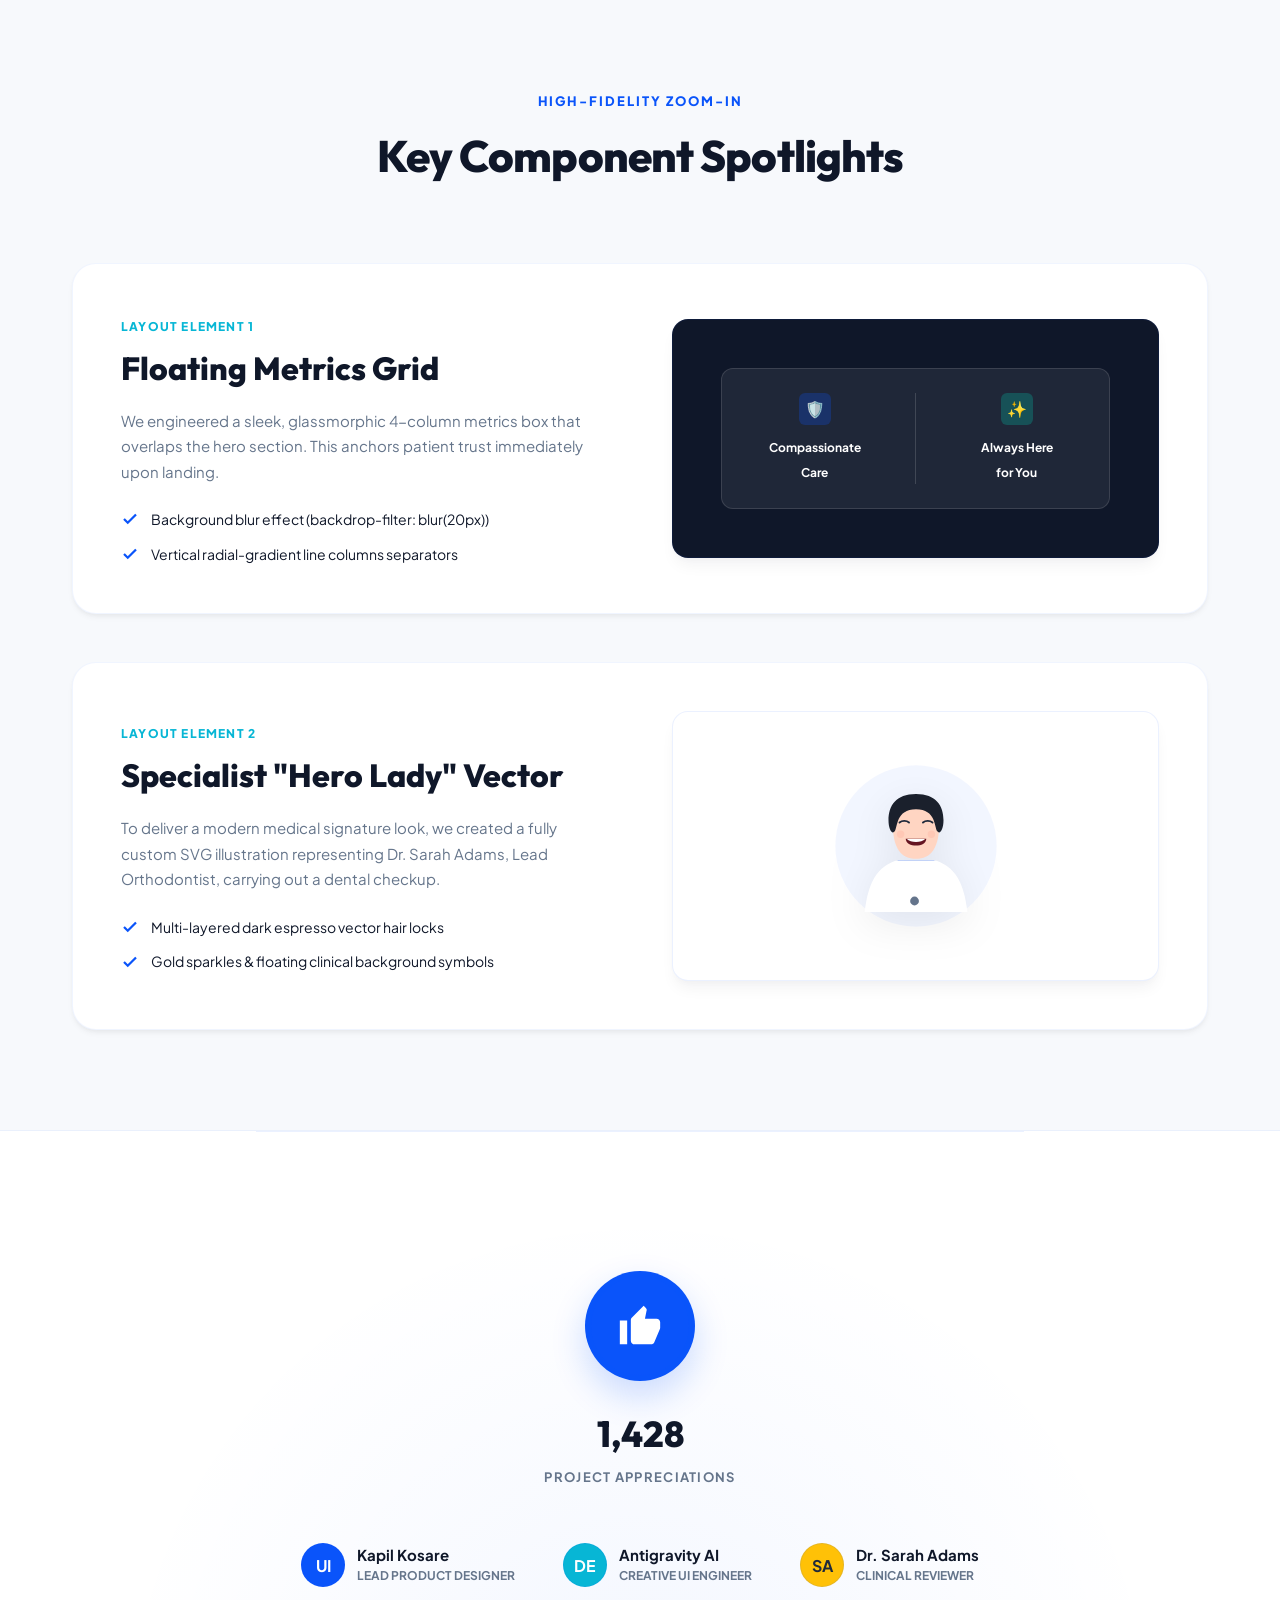
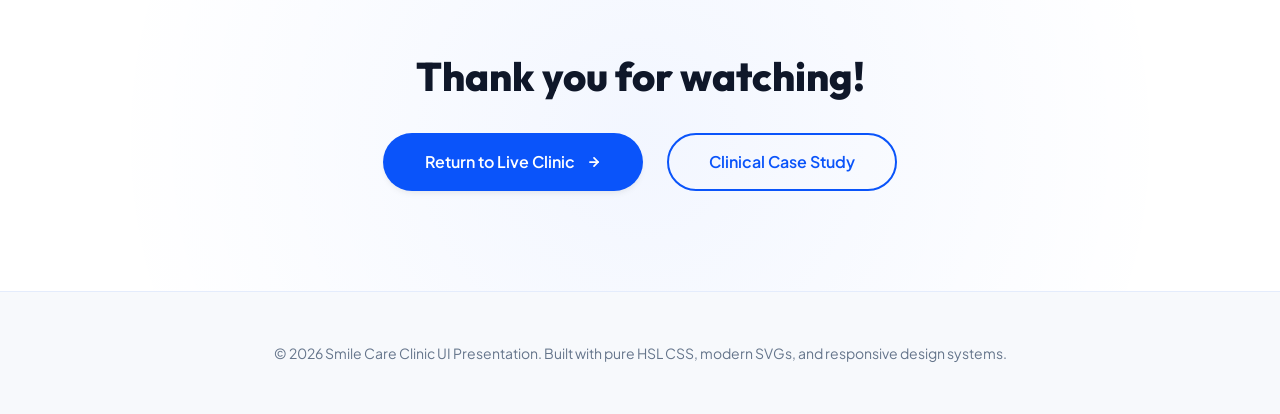
<file: behance.html>
<!DOCTYPE html>
<html lang="en">

<head>
    <meta charset="UTF-8">
    <meta name="viewport" content="width=device-width, initial-scale=1.0">
    <title>Smile Care - Behance Design Case Study</title>
    <meta name="description"
        content="UX/UI and Visual Branding Design Case Study for Smile Care Clinic. Explore the design brief, colors, typography scales, wireframes, and component spotlights.">

    <!-- Google Fonts -->
    <link rel="preconnect" href="https://fonts.googleapis.com">
    <link rel="preconnect" href="https://fonts.gstatic.com" crossorigin>
    <link
        href="https://fonts.googleapis.com/css2?family=Outfit:wght@300;400;500;600;700;800;900&family=Plus+Jakarta+Sans:wght@300;400;500;600;700;800&display=swap"
        rel="stylesheet">

    <!-- CSS Stylesheets -->
    <link rel="stylesheet" href="style.css">
    <link rel="stylesheet" href="behance.css">
</head>

<body class="behance-page">

    <!-- Header Navigation (Styled perfectly to match the clean light clinical brand) -->
    <header class="header scrolled" id="header" style="background-color: rgba(255, 255, 255, 0.92); border-bottom: 1px solid rgba(10, 84, 250, 0.08);">
        <div class="container header-container">
            <a href="index.html" class="logo" id="brand-logo">
                <svg width="28" height="28" viewBox="0 0 24 24" fill="none" xmlns="http://www.w3.org/2000/svg"
                    class="logo-icon">
                    <rect x="9" y="2" width="6" height="20" rx="3" fill="#0a54fa" />
                    <rect x="2" y="9" width="20" height="6" rx="3" fill="#0a54fa" />
                </svg>
                <span class="logo-text">Smile<span>Care</span></span>
            </a>

            <!-- Desktop Menu -->
            <nav class="nav-menu" id="nav-menu">
                <ul class="nav-list">
                    <li><a href="index.html#home" class="nav-link">Home</a></li>
                    <li><a href="index.html#about" class="nav-link">About</a></li>
                    <li><a href="index.html#services" class="nav-link">Services</a></li>
                    <li><a href="casestudy.html" class="nav-link">Case Study</a></li>
                    <li><a href="#booking-credits" class="nav-link active">Design Case</a></li>
                </ul>
            </nav>

            <!-- Nav Actions -->
            <div class="nav-actions">
                <a href="index.html#appointment" class="btn-header-enquiry" id="nav-cta-btn">
                    <span>Make an enquiry</span>
                    <span class="arrow-circle">
                        <svg width="12" height="12" viewBox="0 0 24 24" fill="none" stroke="currentColor"
                            stroke-width="3" stroke-linecap="round" stroke-linejoin="round">
                            <line x1="5" y1="12" x2="19" y2="12" />
                            <polyline points="12 5 19 12 12 19" />
                        </svg>
                    </span>
                </a>
                <button class="mobile-toggle-btn" id="mobile-toggle" aria-label="Toggle Menu">
                    <span class="bar"></span>
                    <span class="bar"></span>
                    <span class="bar"></span>
                </button>
            </div>
        </div>
    </header>

    <main>

        <!-- Behance Cover Hero Section -->
        <section class="behance-hero">
            <div class="behance-container">
                <span class="behance-tag">BEHANCE SHOWCASE</span>
                <h1 class="behance-title">Smile Care:<br><span class="gradient-text-blue">Visual Identity & UI Design</span></h1>
                <p class="behance-hero-subtitle">
                    A comprehensive design case study outlining the branding architecture, typography systems, skeletal layouts, and responsive components behind the premium dental clinic interface.
                </p>

                <!-- Floating Interactive Grid Blueprint Visual -->
                <div class="wireframe-blueprint-box">
                    <div class="blueprint-line-grid"></div>
                    
                    <div class="skeletal-grid">
                        <!-- Left: skeletal wireframe layout visual -->
                        <div class="blueprint-skeletal-landing">
                            <div class="blueprint-nav-bar"></div>
                            <div class="blueprint-hero-grid">
                                <div class="blueprint-col-left">
                                    <div class="blueprint-row-line" style="width: 80%; background-color: rgba(10, 84, 250, 0.4);"></div>
                                    <div class="blueprint-row-line" style="width: 95%;"></div>
                                    <div class="blueprint-row-line" style="width: 60%;"></div>
                                    <div class="blueprint-card-metrics"></div>
                                </div>
                                <div class="blueprint-col-right"></div>
                            </div>
                        </div>

                        <!-- Right: Layout design annotations -->
                        <div class="blueprint-annotations" style="text-align: left;">
                            <div class="annotation-item">
                                <span class="annotation-badge">1</span>
                                <div class="annotation-text">
                                    <h4>Asymmetric Grid Framework</h4>
                                    <p>We alignment-mapped the hero copy column to a centered 1400px container while allowing the organic illustration column to bleed perfectly to the viewport boundary.</p>
                                </div>
                            </div>
                            <div class="annotation-item">
                                <span class="annotation-badge">2</span>
                                <div class="annotation-text">
                                    <h4>Dynamic SVG Organic Mask</h4>
                                    <p>Used high-precision CSS clipPaths mapping cubic Bézier equations to mask image frames with sweeping, medical-fresh fluid waves.</p>
                                </div>
                            </div>
                            <div class="annotation-item">
                                <span class="annotation-badge">3</span>
                                <div class="annotation-text">
                                    <h4>High-Glassmorphism Metric Cards</h4>
                                    <p>Constructed overlaying statistics grid blocks featuring background blur, light borders, and soft shadows for maximum clinical cleanliness.</p>
                                </div>
                            </div>
                        </div>
                    </div>
                </div>
            </div>
        </section>

        <!-- Design Brief & Project Background -->
        <section class="behance-section">
            <div class="behance-container">
                <div class="glass-card-grid">
                    <div class="behance-glass-card">
                        <span class="behance-section-tag">THE OBJECTIVE</span>
                        <h3 style="font-family: 'Outfit', sans-serif; font-size: 1.85rem; color: var(--text-main); margin-bottom: 2rem; line-height: 1.3;">
                            Crafting a clinical interface that bridges warm human compassion with high-end premium technology.
                        </h3>
                        <div class="brief-list">
                            <div class="brief-item">
                                <h4>Compassionate Tone</h4>
                                <p>Humanizing clinic imagery to eliminate dental anxiety and promote premium, peaceful dental consults.</p>
                            </div>
                            <div class="brief-item">
                                <h4>Medical Precision</h4>
                                <p>Sleek modern layouts, vibrant vector graphics, and clean, legible typography scales.</p>
                            </div>
                        </div>
                    </div>
                    
                    <div style="padding-left: 2rem;">
                        <h4 style="color: var(--text-main); margin-bottom: 1rem; font-family: 'Outfit', sans-serif;">Project Details</h4>
                        <ul style="display: flex; flex-direction: column; gap: 1rem; font-size: 0.9375rem;">
                            <li><strong style="color: var(--text-main);">Deliverables:</strong> Brand Identity, UI Design, Vector Art</li>
                            <li><strong style="color: var(--text-main);">Layout:</strong> Fluid Responsive Desktop & Mobile</li>
                            <li><strong style="color: var(--text-main);">Fonts:</strong> Outfit & Plus Jakarta Sans</li>
                            <li><strong style="color: var(--text-main);">Software:</strong> Figma, VS Code, Git</li>
                        </ul>
                    </div>
                </div>
            </div>
        </section>

        <!-- Color System Showcase -->
        <section class="behance-section" style="background-color: var(--bg-light); border-top: 1px solid rgba(10, 84, 250, 0.05); border-bottom: 1px solid rgba(10, 84, 250, 0.05);">
            <div class="behance-container">
                <div class="behance-section-header">
                    <span class="behance-section-tag">BRAND IDENTITY</span>
                    <h2 class="behance-section-title">Harmonious Color Palette</h2>
                </div>

                <div class="color-system-grid">
                    <!-- Color 1: Primary Vivid Blue -->
                    <div class="color-capsule-card card-primary-glow">
                        <div class="color-block-visual" style="background: linear-gradient(135deg, #0a54fa 0%, #003ec7 100%);"></div>
                        <h4>Vivid Clinical Blue</h4>
                        <p style="color: var(--text-muted); font-size: 0.8125rem; font-weight: 700; text-transform: uppercase;">Primary Brand</p>
                        <code>HEX: #0A54FA</code>
                        <code style="margin-top: 0.25rem;">HSL: 222°, 96%, 51%</code>
                    </div>

                    <!-- Color 2: Teal/Cyan -->
                    <div class="color-capsule-card card-cyan-glow">
                        <div class="color-block-visual" style="background: linear-gradient(135deg, #00cfb4 0%, #00a892 100%);"></div>
                        <h4>Fresh Aqua Teal</h4>
                        <p style="color: var(--text-muted); font-size: 0.8125rem; font-weight: 700; text-transform: uppercase;">Accent Highlight</p>
                        <code>HEX: #00CFB4</code>
                        <code style="margin-top: 0.25rem;">HSL: 172°, 100%, 41%</code>
                    </div>

                    <!-- Color 3: Success Emerald -->
                    <div class="color-capsule-card card-success-glow">
                        <div class="color-block-visual" style="background: linear-gradient(135deg, #10b981 0%, #047857 100%);"></div>
                        <h4>Success Emerald</h4>
                        <p style="color: var(--text-muted); font-size: 0.8125rem; font-weight: 700; text-transform: uppercase;">Mint Health</p>
                        <code>HEX: #10B981</code>
                        <code style="margin-top: 0.25rem;">HSL: 162°, 76%, 41%</code>
                    </div>

                    <!-- Color 4: Slate Light -->
                    <div class="color-capsule-card card-dark-glow">
                        <div class="color-block-visual" style="background: #ffffff; border: 1px solid rgba(15, 23, 42, 0.08);"></div>
                        <h4>Crisp Clinical White</h4>
                        <p style="color: var(--text-muted); font-size: 0.8125rem; font-weight: 700; text-transform: uppercase;">Backdrop Clean</p>
                        <code>HEX: #FFFFFF</code>
                        <code style="margin-top: 0.25rem;">HSL: 0°, 0%, 100%</code>
                    </div>
                </div>
            </div>
        </section>

        <!-- Typography Showcase -->
        <section class="behance-section">
            <div class="behance-container">
                <div class="behance-section-header">
                    <span class="behance-section-tag">CREATIVE DIRECTION</span>
                    <h2 class="behance-section-title">Typography System</h2>
                </div>

                <div class="typo-showcase-grid">
                    <!-- Left: Giant visual letter presentation -->
                    <div class="typo-font-card">
                        <div class="font-giant-symbol">Aa</div>
                        <h3 style="font-family: 'Outfit', sans-serif; font-size: 1.75rem; color: var(--text-main); font-weight: 800;">Outfit</h3>
                        <p style="color: var(--text-muted); font-size: 0.875rem; text-transform: uppercase; letter-spacing: 0.08em; font-weight: 700; margin-top: 0.25rem;">Geometric Display Font</p>
                    </div>

                    <!-- Right: Typography Scale List -->
                    <div class="typo-scale-list">
                        <!-- Heading Sample -->
                        <div class="typo-scale-row">
                            <span class="typo-lbl">Header 1</span>
                            <div>
                                <h3 class="typo-sample-h1">Vivid clinical expertise</h3>
                                <p class="typo-sample-muted" style="margin-top: 0.25rem;">Outfit Bold - 72px / 1.1 Line Height</p>
                            </div>
                        </div>

                        <!-- Body Sample -->
                        <div class="typo-scale-row">
                            <span class="typo-lbl">Body Text</span>
                            <div>
                                <p class="typo-scale-row-sample typo-sample-body">
                                    At Smile Care, we deliver personalized support with dignity, compassion, and peace of mind. Our specialists prioritize pain-free dental health.
                                </p>
                                <p class="typo-sample-muted" style="margin-top: 0.5rem;">Plus Jakarta Sans Semibold - 18px / 1.6 Line Height</p>
                            </div>
                        </div>

                        <!-- Label Sample -->
                        <div class="typo-scale-row">
                            <span class="typo-lbl">Captions</span>
                            <div>
                                <p style="font-size: 0.8125rem; font-weight: 800; letter-spacing: 0.1em; color: var(--color-cyan); text-transform: uppercase;">
                                    WHAT WE OFFER / CLINICAL RESULTS
                                </p>
                                <p class="typo-sample-muted" style="margin-top: 0.25rem;">Plus Jakarta Sans ExtraBold - 13px / 0.1em Tracking</p>
                            </div>
                        </div>
                    </div>
                </div>
            </div>
        </section>

        <!-- High-Fidelity UI Component Spotlight Panels -->
        <section class="behance-section" style="background-color: var(--bg-light); border-top: 1px solid rgba(10, 84, 250, 0.05); border-bottom: 1px solid rgba(10, 84, 250, 0.05);">
            <div class="behance-container">
                <div class="behance-section-header">
                    <span class="behance-section-tag">HIGH-FIDELITY ZOOM-IN</span>
                    <h2 class="behance-section-title">Key Component Spotlights</h2>
                </div>

                <!-- Spotlight 1: Floating Metrics Grid Card -->
                <div class="spotlight-card-wrapper">
                    <div>
                        <span class="spotlight-tagline">Layout Element 1</span>
                        <h3 class="spotlight-title">Floating Metrics Grid</h3>
                        <p class="spotlight-desc">
                            We engineered a sleek, glassmorphic 4-column metrics box that overlaps the hero section. This anchors patient trust immediately upon landing.
                        </p>
                        <div class="spotlight-highlights-list">
                            <div class="spotlight-h-item">
                                <svg width="18" height="18" fill="none" stroke="currentColor" stroke-width="3" viewBox="0 0 24 24">
                                    <polyline points="20 6 9 17 4 12" />
                                </svg>
                                <span>Background blur effect (backdrop-filter: blur(20px))</span>
                            </div>
                            <div class="spotlight-h-item">
                                <svg width="18" height="18" fill="none" stroke="currentColor" stroke-width="3" viewBox="0 0 24 24">
                                    <polyline points="20 6 9 17 4 12" />
                                </svg>
                                <span>Vertical radial-gradient line columns separators</span>
                            </div>
                        </div>
                    </div>
                    
                    <div class="spotlight-visual-side" style="background-color: var(--bg-dark); padding: 3rem; display: flex; justify-content: center; align-items: center;">
                        <!-- Scaled visual representation of metrics block -->
                        <div style="background: rgba(255, 255, 255, 0.07); border: 1.5px solid rgba(255, 255, 255, 0.12); border-radius: 12px; padding: 1.5rem; display: flex; gap: 2rem; width: 100%;">
                            <div style="text-align: center; flex: 1;">
                                <div style="width: 32px; height: 32px; background: rgba(10, 84, 250, 0.25); border-radius: 6px; margin: 0 auto 0.5rem auto; display: flex; align-items: center; justify-content: center; color: var(--color-primary-light);">
                                    🛡️
                                </div>
                                <span style="font-size: 0.75rem; font-weight: 700; color: #ffffff;">Compassionate<br>Care</span>
                            </div>
                            <div style="width: 1px; background: rgba(255, 255, 255, 0.15);"></div>
                            <div style="text-align: center; flex: 1;">
                                <div style="width: 32px; height: 32px; background: rgba(0, 207, 180, 0.25); border-radius: 6px; margin: 0 auto 0.5rem auto; display: flex; align-items: center; justify-content: center; color: var(--color-cyan);">
                                    ✨
                                </div>
                                <span style="font-size: 0.75rem; font-weight: 700; color: #ffffff;">Always Here<br>for You</span>
                            </div>
                        </div>
                    </div>
                </div>

                <!-- Spotlight 2: Vector Specialist Lady Dentist -->
                <div class="spotlight-card-wrapper">
                    <div>
                        <span class="spotlight-tagline">Layout Element 2</span>
                        <h3 class="spotlight-title">Specialist "Hero Lady" Vector</h3>
                        <p class="spotlight-desc">
                            To deliver a modern medical signature look, we created a fully custom SVG illustration representing Dr. Sarah Adams, Lead Orthodontist, carrying out a dental checkup.
                        </p>
                        <div class="spotlight-highlights-list">
                            <div class="spotlight-h-item">
                                <svg width="18" height="18" fill="none" stroke="currentColor" stroke-width="3" viewBox="0 0 24 24">
                                    <polyline points="20 6 9 17 4 12" />
                                </svg>
                                <span>Multi-layered dark espresso vector hair locks</span>
                            </div>
                            <div class="spotlight-h-item">
                                <svg width="18" height="18" fill="none" stroke="currentColor" stroke-width="3" viewBox="0 0 24 24">
                                    <polyline points="20 6 9 17 4 12" />
                                </svg>
                                <span>Gold sparkles & floating clinical background symbols</span>
                            </div>
                        </div>
                    </div>
                    
                    <div class="spotlight-visual-side" style="background-color: #ffffff; padding: 1.5rem; display: flex; justify-content: center; align-items: center;">
                        <!-- Beautiful small nested preview of the custom dentist lady SVG -->
                        <svg viewBox="0 0 600 600" width="220" height="220" style="filter: drop-shadow(0 10px 20px rgba(0,0,0,0.08));">
                            <!-- Circular Backdrop -->
                            <circle cx="300" cy="300" r="220" fill="rgba(10, 84, 250, 0.05)" />
                            <!-- Face -->
                            <path d="M236,230 C236,310 260,335 300,335 C340,335 364,310 364,230 C364,160 340,165 300,165 C260,165 236,160 236,230 Z" fill="#ffd5c2" />
                            <circle cx="258" cy="268" r="10" fill="#ffb4a2" opacity="0.4" />
                            <circle cx="342" cy="268" r="10" fill="#ffb4a2" opacity="0.4" />
                            <!-- Eyes -->
                            <path d="M255,236 C262,230 274,230 281,236" fill="none" stroke="#1e293b" stroke-width="5" stroke-linecap="round" />
                            <path d="M319,236 C326,230 338,230 345,236" fill="none" stroke="#1e293b" stroke-width="5" stroke-linecap="round" />
                            <!-- Smile -->
                            <path d="M272,280 C272,305 328,305 328,280 Z" fill="#651522" />
                            <path d="M275,281 C285,292 315,292 325,281 Z" fill="#ffffff" />
                            <!-- Hair -->
                            <path d="M300,158 C355,158 375,190 375,230 C375,255 365,270 358,260 C350,250 355,200 300,200 C245,200 250,250 242,260 C235,270 225,255 225,230 C225,190 245,158 300,158 Z" fill="#1a202c" />
                            <!-- Collar -->
                            <path d="M250,340 L350,340 L360,400 L240,400 Z" fill="#0a54fa" />
                            <path d="M245,340 C200,355 170,390 160,480 H440 C430,390 400,355 355,340 H245 Z" fill="#ffffff" />
                            <!-- Stethoscope -->
                            <circle cx="296" cy="450" r="12" fill="#64748b" />
                        </svg>
                    </div>
                </div>
            </div>
        </section>

        <!-- Behance Project Appreciation Footer Banner -->
        <section class="behance-footer-banner" id="booking-credits">
            <div class="behance-container">
                <!-- Giant Interactive Appreciation Thumbs Up Button -->
                <div class="appreciate-giant-btn" id="appreciate-btn">
                    <svg viewBox="0 0 24 24">
                        <path d="M23,10C23,8.9 22.1,8 21,8H14.7L15.6,3.6L15.7,3.3C15.7,2.9 15.5,2.5 15.2,2.2L14,1L7.5,7.5C7.1,7.9 7,8.4 7,9V20C7,21.1 7.9,22 9,22H18C18.8,22 19.5,21.5 19.8,20.8L22.8,13.8C22.9,13.6 23,13.3 23,13V10M1,9V22H5V9H1Z" />
                    </svg>
                </div>
                
                <div class="appreciate-count" id="like-number">1,428</div>
                <div class="appreciate-lbl">Project Appreciations</div>

                <div class="behance-team-credits">
                    <!-- Designer -->
                    <div class="credit-member">
                        <div class="credit-avatar" style="background-color: var(--color-primary); color: #ffffff;">UI</div>
                        <div class="credit-name">
                            <h5>Kapil Kosare</h5>
                            <p>Lead Product Designer</p>
                        </div>
                    </div>
                    <!-- Developer -->
                    <div class="credit-member">
                        <div class="credit-avatar" style="background-color: var(--color-cyan); color: #ffffff;">DE</div>
                        <div class="credit-name">
                            <h5>Antigravity AI</h5>
                            <p>Creative UI Engineer</p>
                        </div>
                    </div>
                    <!-- Dental Director -->
                    <div class="credit-member">
                        <div class="credit-avatar" style="background-color: #ffc107; color: #1e293b;">SA</div>
                        <div class="credit-name">
                            <h5>Dr. Sarah Adams</h5>
                            <p>Clinical Reviewer</p>
                        </div>
                    </div>
                </div>

                <h2 class="behance-sign-off-title">Thank you for watching!</h2>
                
                <div class="behance-cta-actions">
                    <a href="index.html" class="btn btn-primary" style="padding: 0.875rem 2.5rem;">
                        <span>Return to Live Clinic</span>
                        <svg width="14" height="14" viewBox="0 0 24 24" fill="none" stroke="currentColor" stroke-width="3" stroke-linecap="round" stroke-linejoin="round" style="margin-left: 0.75rem;">
                            <line x1="5" y1="12" x2="19" y2="12" />
                            <polyline points="12 5 19 12 12 19" />
                        </svg>
                    </a>
                    <a href="casestudy.html" class="btn btn-primary-outline" style="padding: 0.875rem 2.5rem;">
                        <span>Clinical Case Study</span>
                    </a>
                </div>
            </div>
        </section>

    </main>

    <!-- Simple, Clean Light Footer -->
    <footer class="footer" style="background-color: var(--bg-light); border-top: 1px solid rgba(10, 84, 250, 0.08); padding: 50px 0;">
        <div class="container text-center">
            <p style="color: var(--text-muted); font-size: 0.875rem;">&copy; 2026 Smile Care Clinic UI Presentation. Built with pure HSL CSS, modern SVGs, and responsive design systems.</p>
        </div>
    </footer>

    <!-- JS Scripts (slider drag handle script + like increment logic) -->
    <script src="script.js"></script>
    <script>
        // Simple and satisfying interactive appreciation counter
        document.addEventListener('DOMContentLoaded', () => {
            const appreciateBtn = document.getElementById('appreciate-btn');
            const likeNumber = document.getElementById('like-number');
            let hasLiked = false;

            if (appreciateBtn && likeNumber) {
                appreciateBtn.addEventListener('click', () => {
                    if (!hasLiked) {
                        appreciateBtn.classList.add('liked');
                        let currentLikes = parseInt(likeNumber.innerText.replace(',', ''), 10);
                        likeNumber.innerText = (currentLikes + 1).toLocaleString();
                        hasLiked = true;
                        
                        // Micro appreciation animation overlay triggers
                        const pulseGlow = document.createElement('div');
                        pulseGlow.style.position = 'absolute';
                        pulseGlow.style.width = '100px';
                        pulseGlow.style.height = '100px';
                        pulseGlow.style.borderRadius = '50%';
                        pulseGlow.style.background = 'radial-gradient(circle, rgba(0, 207, 180, 0.5) 0%, transparent 70%)';
                        pulseGlow.style.pointerEvents = 'none';
                        pulseGlow.style.transform = 'translate(-50%, -50%)';
                        pulseGlow.style.left = '50%';
                        pulseGlow.style.top = '50%';
                        appreciateBtn.parentElement.appendChild(pulseGlow);

                        // Fade out particle
                        setTimeout(() => {
                            pulseGlow.style.transition = 'all 0.5s ease-out';
                            pulseGlow.style.transform = 'translate(-50%, -50%) scale(2.2)';
                            pulseGlow.style.opacity = '0';
                        }, 10);

                        setTimeout(() => {
                            pulseGlow.remove();
                        }, 510);
                    }
                });
            }
        });
    </script>
</body>

</html>
</file>
<file: style.css>
/* ==========================================================================
   DENTALCARE CLINIC - PREMIUM STYLESHEET
   ========================================================================== */

/* --------------------------------------------------------------------------
   1. DESIGN SYSTEM & ROOT TOKENS
   -------------------------------------------------------------------------- */
:root {
    /* Color Palette */
    --color-primary: #0a54fa;
    /* Premium Vivid Blue */
    --color-primary-light: #4782ff;
    /* Vivid Blue Light */
    --color-primary-dark: #003ec7;
    /* Vivid Blue Dark */
    --color-success: hsl(162, 76%, 41%);
    /* Emerald Mint */
    --color-success-bg: hsl(162, 80%, 96%);
    --color-cyan: hsl(189, 94%, 43%);
    /* Fresh Aqua */
    --color-cyan-bg: hsl(189, 90%, 96%);
    --color-slate: hsl(239, 84%, 66%);
    /* Indigo Slate */
    --color-slate-bg: hsl(239, 80%, 97%);
    --color-blue-bg: rgba(10, 84, 250, 0.04);

    /* Backgrounds */
    --bg-main: hsl(0, 0%, 100%);
    --bg-light: hsl(218, 50%, 98%);
    /* Soft light blue-grey */
    --bg-dark: hsl(222, 47%, 11%);
    /* Deep Charcoal */
    --bg-glass: rgba(255, 255, 255, 0.85);

    /* Text Colors */
    --text-main: hsl(222, 47%, 11%);
    --text-muted: hsl(215, 16%, 47%);
    --text-light: hsl(0, 0%, 100%);

    /* Fonts */
    --font-heading: 'Plus Jakarta Sans', sans-serif;
    --font-body: 'Plus Jakarta Sans', sans-serif;

    /* Layout Constants */
    --container-width: 1400px;
    --border-radius-sm: 8px;
    --border-radius-md: 16px;
    --border-radius-lg: 24px;
    --border-radius-pill: 50px;

    /* Transitions */
    --transition-fast: 0.2s cubic-bezier(0.4, 0, 0.2, 1);
    --transition-normal: 0.3s cubic-bezier(0.4, 0, 0.2, 1);
    --transition-slow: 0.5s cubic-bezier(0.4, 0, 0.2, 1);

    /* Shadows */
    --shadow-sm: 0 4px 6px -1px rgba(0, 0, 0, 0.05), 0 2px 4px -1px rgba(0, 0, 0, 0.03);
    --shadow-md: 0 10px 15px -3px rgba(15, 23, 42, 0.05), 0 4px 6px -2px rgba(15, 23, 42, 0.02);
    --shadow-lg: 0 20px 40px -15px rgba(10, 84, 250, 0.08);
    --shadow-glow: 0 15px 30px -5px rgba(10, 84, 250, 0.25);
}

/* --------------------------------------------------------------------------
   2. GLOBAL RESETS & STYLING BASE
   -------------------------------------------------------------------------- */
* {
    margin: 0;
    padding: 0;
    box-sizing: border-box;
}

html {
    scroll-behavior: smooth;
    font-size: 16px;
}

body {
    font-family: var(--font-body);
    background-color: var(--bg-main);
    color: var(--text-main);
    line-height: 1.6;
    overflow-x: hidden;
    -webkit-font-smoothing: antialiased;
}

img {
    max-width: 100%;
    height: auto;
    display: block;
}

ul,
ol {
    list-style: none;
}

a {
    text-decoration: none;
    color: inherit;
    transition: var(--transition-fast);
}

/* Container */
.container {
    width: 100%;
    max-width: var(--container-width);
    margin: 0 auto;
    padding: 0 1.5rem;
}

/* Full-bleed Container for Header & Hero */
.container-full {
    width: 100%;
    max-width: 100%;
    padding: 0 5rem;
    margin: 0 auto;
}

/* --------------------------------------------------------------------------
   3. TYPOGRAPHY & HEADER UTILITIES
   -------------------------------------------------------------------------- */
h1,
h2,
h3,
h4,
h5,
h6 {
    font-family: var(--font-heading);
    font-weight: 700;
    line-height: 1.25;
    color: var(--text-main);
}

.highlight {
    color: var(--color-primary);
    position: relative;
    display: inline-block;
}

.highlight-cyan {
    color: var(--color-cyan);
    font-weight: 800;
}

.section-header {
    margin-bottom: 4rem;
}

.text-center {
    text-align: center;
}

.section-tagline {
    font-family: var(--font-heading);
    font-size: 0.875rem;
    font-weight: 700;
    letter-spacing: 0.1em;
    color: var(--color-primary);
    text-transform: uppercase;
    display: inline-block;
    background-color: rgba(27, 82, 223, 0.08);
    padding: 0.5rem 1.25rem;
    border-radius: var(--border-radius-pill);
    margin-bottom: 1.25rem;
}

.section-title {
    font-size: 2.75rem;
    font-weight: 800;
    letter-spacing: -0.02em;
    margin-top: 0.5rem;
}

.section-subtitle {
    font-size: 1.125rem;
    color: var(--text-muted);
    max-width: 600px;
    margin: 1rem auto 0 auto;
}

/* --------------------------------------------------------------------------
   4. BUTTON COMPONENT LIBRARY
   -------------------------------------------------------------------------- */
.btn {
    display: inline-flex;
    align-items: center;
    justify-content: center;
    padding: 0.875rem 2rem;
    font-family: var(--font-body);
    font-size: 1rem;
    font-weight: 600;
    border-radius: var(--border-radius-pill);
    cursor: pointer;
    border: 2px solid transparent;
    transition: all var(--transition-normal);
}

.btn-primary {
    background-color: var(--color-primary);
    color: var(--text-light);
    box-shadow: var(--shadow-sm);
}

.btn-primary:hover {
    background-color: var(--color-primary-dark);
    transform: translateY(-2px);
    box-shadow: var(--shadow-glow);
}

.btn-secondary {
    background-color: var(--bg-dark);
    color: var(--text-light);
}

.btn-secondary:hover {
    background-color: #1e293b;
    transform: translateY(-2px);
    box-shadow: var(--shadow-md);
}

.btn-primary-outline {
    background-color: transparent;
    border-color: var(--color-primary);
    color: var(--color-primary);
}

.btn-primary-outline:hover {
    background-color: var(--color-primary);
    color: var(--text-light);
    transform: translateY(-2px);
}

.btn-dark {
    background-color: var(--bg-dark);
    color: var(--text-light);
}

.btn-dark:hover {
    background-color: #000;
    transform: translateY(-2px);
}

.btn-block {
    display: flex;
    width: 100%;
}

.btn-nav {
    padding: 0.625rem 1.5rem;
    font-size: 0.875rem;
}

/* --------------------------------------------------------------------------
   5. HEADER NAVIGATION
   -------------------------------------------------------------------------- */
.header {
    position: absolute;
    top: 0;
    left: 0;
    width: 100%;
    z-index: 1000;
    background-color: transparent;
    backdrop-filter: none;
    -webkit-backdrop-filter: none;
    border-bottom: none;
    transition: all var(--transition-normal);
}

.header.scrolled {
    position: fixed;
    top: 0;
    left: 0;
    width: 100%;
    background-color: rgba(255, 255, 255, 0.92);
    backdrop-filter: blur(16px);
    -webkit-backdrop-filter: blur(16px);
    border-bottom: 1px solid rgba(27, 82, 223, 0.08);
    box-shadow: var(--shadow-sm);
}

.header-container {
    display: flex;
    align-items: center;
    justify-content: space-between;
    height: 85px;
}

.logo {
    display: flex;
    align-items: center;
    gap: 0.75rem;
}

.logo-icon {
    transition: transform var(--transition-normal);
}

.logo:hover .logo-icon {
    transform: rotate(-10deg) scale(1.05);
}

.logo-text {
    font-family: var(--font-heading);
    font-size: 1.5rem;
    font-weight: 800;
    color: var(--bg-dark);
    letter-spacing: -0.03em;
}

.logo-text span {
    color: var(--color-primary);
}

/* Navigation Menu */
.nav-menu {
    display: flex;
    align-items: center;
    margin-left: auto;
    margin-right: 3.5rem;
    /* Pushes links to the right-hand side next to the CTA button */
}

.nav-list {
    display: flex;
    gap: 2.5rem;
}

.nav-link {
    font-size: 1.05rem;
    /* Increased from 0.9375rem for premium text prominence */
    font-weight: 600;
    color: var(--text-muted);
    position: relative;
    padding: 0.5rem 0;
    transition: color var(--transition-fast);
}

.nav-link::after {
    content: '';
    position: absolute;
    bottom: -4px;
    left: 50%;
    transform: translateX(-50%);
    width: 0;
    height: 3px;
    background-color: var(--color-primary);
    transition: width var(--transition-normal);
    border-radius: var(--border-radius-pill);
}

.nav-link:hover,
.nav-link.active {
    color: var(--color-primary);
}

.nav-link.active::after,
.nav-link:hover::after {
    width: 20px;
    /* Small rounded centered dot line mimicking screenshot */
}

.nav-actions {
    display: flex;
    align-items: center;
    gap: 1.25rem;
}

/* Pill Enquiry Button matching screenshot */
.btn-header-enquiry {
    display: inline-flex;
    align-items: center;
    gap: 0.875rem;
    background-color: var(--color-primary);
    color: var(--text-light);
    font-family: var(--font-body);
    font-size: 0.9375rem;
    font-weight: 600;
    padding: 0.625rem 1.75rem;
    border-radius: var(--border-radius-pill);
    box-shadow: 0 4px 14px rgba(27, 82, 223, 0.2);
    transition: all var(--transition-normal);
}

.btn-header-enquiry .arrow-circle {
    display: flex;
    align-items: center;
    justify-content: center;
    width: 26px;
    height: 26px;
    background-color: #ffffff;
    border-radius: 50%;
    color: var(--color-primary);
    transition: transform var(--transition-normal);
}

.btn-header-enquiry:hover {
    background-color: var(--color-primary-dark);
    transform: translateY(-2px);
    box-shadow: 0 6px 20px rgba(27, 82, 223, 0.35);
}

.btn-header-enquiry:hover .arrow-circle {
    transform: translateX(3px);
}

/* Mobile Toggle Hamburger */
.mobile-toggle-btn {
    display: none;
    flex-direction: column;
    justify-content: space-between;
    width: 24px;
    height: 18px;
    background: transparent;
    border: none;
    cursor: pointer;
    z-index: 1010;
}

.mobile-toggle-btn .bar {
    width: 100%;
    height: 2px;
    background-color: var(--bg-dark);
    border-radius: var(--border-radius-pill);
    transition: all var(--transition-normal);
}

/* --------------------------------------------------------------------------
   6. HERO SECTION (RESTYLED TO MATCH MOCKUP EXACTLY)
   -------------------------------------------------------------------------- */
.hero-section {
    padding: 160px 0 80px 0;
    /* Generous top padding ensures a large, consistent vertical gap beneath the absolute header! */
    position: relative;
    overflow: hidden;
    background-color: #ffffff;
    min-height: 900px;
}

/* Subtle elegant wave outline lines in the bottom-left background with soft blue glowing aura */
.hero-bg-lines {
    position: absolute;
    bottom: -150px;
    left: -150px;
    width: 750px;
    height: 750px;
    background: radial-gradient(circle, rgba(10, 84, 250, 0.04) 0%, rgba(255, 255, 255, 0) 70%);
    border: 1.5px solid rgba(10, 84, 250, 0.05);
    border-radius: 43% 57% 62% 38% / 45% 48% 52% 55%;
    z-index: 1;
    pointer-events: none;
}

.hero-bg-lines::before {
    content: '';
    position: absolute;
    top: 45px;
    left: 45px;
    right: 45px;
    bottom: 45px;
    border: 1.5px solid rgba(10, 84, 250, 0.03);
    border-radius: 43% 57% 62% 38% / 45% 48% 52% 55%;
}

.hero-bg-lines::after {
    content: '';
    position: absolute;
    top: 90px;
    left: 90px;
    right: 90px;
    bottom: 90px;
    border: 1px dashed rgba(10, 84, 250, 0.02);
    border-radius: 43% 57% 62% 38% / 45% 48% 52% 55%;
}

/* 
   Asymmetric Grid Alignment Trick:
   Aligns the left column content with the centered 1400px page grid
   while allowing the right image column to bleed perfectly to the viewport edge!
*/
.hero-container {
    width: 100%;
    max-width: 100% !important;
    margin: 0;
    padding-left: max(2rem, calc((100vw - 1400px) / 2)) !important;
    padding-right: 0 !important;
    display: grid;
    grid-template-columns: 1fr 1fr;
    gap: 4rem;
    align-items: center;
    position: relative;
    z-index: 10;
}

.hero-content {
    max-width: 780px;
    padding: 3.5rem 0;
    position: relative;
    z-index: 15;
}

/* Badge wrapper with outline icons */
.floating-badge-heart {
    display: inline-flex;
    align-items: center;
    gap: 0.625rem;
    font-family: var(--font-heading);
    font-size: 0.875rem;
    font-weight: 700;
    color: var(--color-primary);
    background-color: rgba(27, 82, 223, 0.05);
    padding: 0.5rem 1.25rem;
    border-radius: var(--border-radius-pill);
    border: 1px solid rgba(27, 82, 223, 0.1);
    margin-bottom: 2.25rem;
}

.floating-badge-heart .badge-icon {
    display: flex;
    align-items: center;
    color: var(--color-primary);
}

.hero-title {
    font-size: 4.25rem;
    font-weight: 700;
    line-height: 1.15;
    letter-spacing: -0.02em;
    color: var(--bg-dark);
    margin-bottom: 1.75rem;
}

.highlight-blue {
    color: var(--color-primary);
}

/* Blue divider line beneath the title matching mockup exactly */
.title-divider {
    width: 45px;
    height: 3px;
    background-color: var(--color-primary);
    border-radius: var(--border-radius-pill);
    margin-bottom: 1.75rem;
    /* Balanced reduced spacing */
}

.hero-description {
    font-size: 1.125rem;
    color: var(--text-muted);
    line-height: 1.8;
    margin-bottom: 2.5rem;
    /* Balanced reduced spacing */
    max-width: 520px;
}

/* Horizontally aligned actions row (CTA + Trust Avatars Stack) matching mockup exactly */
.hero-actions-row {
    display: flex;
    align-items: center;
    gap: 2.25rem;
    margin-bottom: 3.0rem;
    /* Balanced reduced spacing */
}

.btn-hero-services {
    display: inline-flex;
    align-items: center;
    gap: 1rem;
    background-color: var(--color-primary);
    color: var(--text-light);
    font-family: var(--font-body);
    font-size: 1rem;
    font-weight: 600;
    padding: 0.9rem 2.25rem;
    border-radius: var(--border-radius-pill);
    box-shadow: 0 6px 20px rgba(27, 82, 223, 0.25);
    transition: all var(--transition-normal);
}

.btn-hero-services .arrow-circle {
    display: flex;
    align-items: center;
    justify-content: center;
    width: 28px;
    height: 28px;
    background-color: #ffffff;
    border-radius: 50%;
    color: var(--color-primary);
    transition: transform var(--transition-normal);
}

.btn-hero-services:hover {
    background-color: var(--color-primary-dark);
    transform: translateY(-3px);
    box-shadow: var(--shadow-glow);
}

.btn-hero-services:hover .arrow-circle {
    transform: translateX(4px);
}

/* Overlapping Avatars group */
.trust-avatars-group {
    display: flex;
    align-items: center;
    gap: 1rem;
}

.avatar-stack {
    display: flex;
    align-items: center;
}

.avatar-stack img {
    width: 42px;
    height: 42px;
    border-radius: 50%;
    object-fit: cover;
    border: 3px solid #ffffff;
    margin-left: -12px;
    box-shadow: var(--shadow-sm);
}

.avatar-stack img:first-child {
    margin-left: 0;
}

.trust-text {
    font-size: 0.8125rem;
    font-weight: 600;
    color: var(--text-muted);
    line-height: 1.4;
}

/* 4-Column Metrics Card — Premium Redesign */
.hero-floating-grid-card {
    display: flex;
    align-items: center;
    justify-content: space-between;
    gap: 0;
    background: rgba(255, 255, 255, 0.92);
    backdrop-filter: blur(20px);
    -webkit-backdrop-filter: blur(20px);
    box-shadow: 0 8px 32px rgba(10, 84, 250, 0.10), 0 1.5px 6px rgba(10, 84, 250, 0.05);
    border-radius: 20px;
    padding: 1.75rem 2rem;
    border: 1px solid rgba(10, 84, 250, 0.09);
    max-width: 640px;
    z-index: 20;
    position: relative;
    margin-top: 2rem;
}

.floating-grid-col {
    display: flex;
    flex-direction: column;
    align-items: center;
    gap: 0.6rem;
    flex: 1;
    padding: 0 1.25rem;
    text-align: center;
}

.floating-grid-col:first-child {
    padding-left: 0;
}

.floating-grid-col:last-child {
    padding-right: 0;
}

.grid-col-icon {
    display: flex;
    align-items: center;
    justify-content: center;
    width: 38px;
    height: 38px;
    border-radius: 10px;
    background: rgba(10, 84, 250, 0.08);
    color: var(--color-primary);
    flex-shrink: 0;
}

.grid-col-label {
    font-size: 0.8125rem;
    font-weight: 700;
    color: var(--bg-dark);
    line-height: 1.35;
    letter-spacing: -0.01em;
}

.grid-col-divider {
    width: 1px;
    height: 48px;
    background: linear-gradient(to bottom, transparent, rgba(10, 84, 250, 0.15), transparent);
    flex-shrink: 0;
}

/* Hero Visual: Full-bleed organic frame */
.hero-visual {
    display: flex;
    justify-content: flex-end;
    align-items: stretch;
    height: 100%;
    width: 100%;
    position: relative;
}

.hero-organic-wrapper {
    position: absolute;
    top: -220px;
    right: -30px;
    width: 48vw;
    height: 900px;
    display: flex;
    align-items: center;
    justify-content: flex-end;
    z-index: 5;
}

/* Layered glowing match blue shape behind the curved image */
.organic-bg-wave {
    position: absolute;
    top: 5px;
    left: -12px;
    width: 100%;
    height: 100%;
    background: linear-gradient(135deg, rgba(27, 82, 223, 0.18) 0%, rgba(27, 82, 223, 0.03) 100%);
    clip-path: url(#hero-curve);
    z-index: 1;
}

/* Giant curved sweep frame */
.hero-organic-frame {
    position: relative;
    width: 100%;
    height: 100%;
    clip-path: url(#hero-curve);
    z-index: 5;
    background-color: var(--color-blue-bg);
    overflow: hidden;
}

.hero-organic-img {
    width: 100%;
    height: 100%;
    object-fit: cover;
    display: block;
    object-position: center 25%;
    /* Centers nurse and senior patient faces perfectly in custom mask */
    transition: transform var(--transition-slow);
}

/* Overlapping bottom-left white feedback card on organic image */
.hero-floating-feedback-card {
    position: absolute;
    bottom: 80px;
    /* Floating elegantly near the bottom curve */
    left: -50px;
    /* Offset to the left to overlap the edge beautifully! */
    background-color: #ffffff;
    box-shadow: 0 10px 30px rgba(27, 82, 223, 0.12);
    border-radius: var(--border-radius-md);
    padding: 1.125rem 1.75rem;
    display: flex;
    align-items: center;
    gap: 1rem;
    z-index: 20;
    border: 1px solid rgba(27, 82, 223, 0.05);
    transition: transform var(--transition-normal);
}

.hero-floating-feedback-card:hover {
    transform: translateY(-4px) scale(1.03);
}

.feedback-card-icon {
    width: 44px;
    height: 44px;
    border-radius: 50%;
    background-color: var(--color-primary);
    color: #ffffff;
    display: flex;
    align-items: center;
    justify-content: center;
}

.feedback-card-text {
    font-size: 0.875rem;
    font-weight: 700;
    color: var(--bg-dark);
    line-height: 1.3;
}

.highlight-family {
    color: var(--color-primary);
}

.hero-organic-wrapper:hover .hero-organic-img {
    transform: scale(1.03);
}

@keyframes rotateDeco {
    from {
        transform: rotate(0deg);
    }

    to {
        transform: rotate(360deg);
    }
}

/* --------------------------------------------------------------------------
   7. SERVICES SECTION
   -------------------------------------------------------------------------- */
.services-section {
    padding: 8rem 0;
    background-color: var(--bg-main);
}

.services-grid {
    display: grid;
    grid-template-columns: repeat(4, 1fr);
    gap: 1.75rem;
}


/* Card Theme Variables for Exquisite Branding */
.card-blue {
    --card-accent: var(--color-primary);
    --card-accent-rgb: 10, 84, 250;
    --card-bg-gradient: linear-gradient(135deg, #ffffff 0%, #f5f8ff 100%);
    --service-index: "01";
}

.card-green {
    --card-accent: var(--color-primary);
    --card-accent-rgb: 10, 84, 250;
    --card-bg-gradient: linear-gradient(135deg, #ffffff 0%, #f5f8ff 100%);
    --service-index: "02";
}

.card-cyan {
    --card-accent: var(--color-primary);
    --card-accent-rgb: 10, 84, 250;
    --card-bg-gradient: linear-gradient(135deg, #ffffff 0%, #f5f8ff 100%);
    --service-index: "03";
}

.card-slate {
    --card-accent: var(--color-primary);
    --card-accent-rgb: 10, 84, 250;
    --card-bg-gradient: linear-gradient(135deg, #ffffff 0%, #f5f8ff 100%);
    --service-index: "04";
}

.service-card {
    padding: 1.5rem;
    padding-bottom: 2.5rem;
    border-radius: 24px;
    background: var(--card-bg-gradient);
    border: 1px solid rgba(var(--card-accent-rgb), 0.08);
    transition: all var(--transition-normal);
    position: relative;
    overflow: hidden;
    display: flex;
    flex-direction: column;
    box-shadow: 0 10px 30px rgba(var(--card-accent-rgb), 0.02);
}

/* Decorative Index Counter Layer */
.service-card::before {
    content: var(--service-index);
    position: absolute;
    top: 1rem;
    right: 1.5rem;
    font-size: 3.5rem;
    font-weight: 800;
    font-family: var(--font-heading);
    color: rgba(var(--card-accent-rgb), 0.05);
    line-height: 1;
    pointer-events: none;
    transition: all var(--transition-normal);
}



/* Asymmetric Organic Image Wrapper */
.service-img-wrapper {
    width: 100%;
    margin-bottom: 2rem;
    overflow: hidden; /* Clean clipping of image hover zoom */
    position: relative;
    border-radius: 20px 20px 4px 20px;
    transition: border-radius var(--transition-normal);
}

.service-img-wrapper img {
    border-radius: 20px 20px 4px 20px;
    height: auto;
    width: 100%;
    object-fit: cover;
    aspect-ratio: 4/3;
    transition: transform var(--transition-slow), border-radius var(--transition-normal);
}

.service-card h3 {
    font-size: 1.3rem;
    font-weight: 700;
    margin-bottom: 0.75rem;
    color: var(--bg-dark);
    letter-spacing: -0.02em;
    padding: 0 0.25rem;
    transition: color var(--transition-normal);
}

.service-card p {
    font-size: 0.9rem;
    color: var(--text-muted);
    line-height: 1.65;
    padding: 0 0.25rem;
    margin-bottom: 2rem;
    flex-grow: 1;
}


/* Premium "Learn More" Call to Action */
.service-link {
    display: flex;
    align-items: center;
    gap: 0.5rem;
    font-size: 0.875rem;
    font-weight: 700;
    color: var(--color-cyan); /* Unified default color to match 3rd card */
    padding: 0 0.25rem;
    transition: all var(--transition-normal);
}

.service-link svg {
    transition: transform var(--transition-normal);
}

/* Hover Interactions */
.service-card:hover {
    transform: translateY(-10px);
    border-color: rgba(var(--card-accent-rgb), 0.25);
    box-shadow: 0 20px 40px -15px rgba(var(--card-accent-rgb), 0.12);
}

.service-card:hover::before {
    color: rgba(var(--card-accent-rgb), 0.08);
    transform: translateY(-4px);
}

.service-card:hover .service-img-wrapper,
.service-card:hover .service-img-wrapper img {
    border-radius: 20px 4px 20px 20px;
}

.service-card:hover .service-img-wrapper img {
    transform: scale(1.04);
}

.service-card:hover h3 {
    color: var(--card-accent);
}

.service-card:hover .service-link {
    color: var(--bg-dark);
    gap: 0.75rem;
}

.service-card:hover .service-link svg {
    transform: translateX(4px);
}

/* --------------------------------------------------------------------------
   8. ABOUT SECTION (ASYSMMETRIC OVERLAPPING STYLE)
   -------------------------------------------------------------------------- */
.about-section {
    padding: 8rem 0;
    background-color: var(--bg-light);
}

.about-container {
    display: grid;
    grid-template-columns: 1fr 1fr;
    gap: 6rem;
    align-items: center;
}

.about-visual {
    position: relative;
}

.about-images-group {
    position: relative;
    height: 480px;
    width: 100%;
}

.about-img-back {
    position: absolute;
    bottom: 0;
    left: 0;
    width: 60%;
    z-index: 5;
    border-radius: var(--border-radius-lg);
    overflow: hidden;
    box-shadow: var(--shadow-sm);
    transition: transform var(--transition-normal);
}

.about-img-front {
    position: absolute;
    top: 0;
    right: 0;
    width: 65%;
    z-index: 10;
    border-radius: var(--border-radius-lg);
    overflow: hidden;
    box-shadow: var(--shadow-lg);
    border: 8px solid #ffffff;
    transition: transform var(--transition-normal);
}

.about-images-group .about-img {
    width: 100%;
    height: 100%;
    object-fit: cover;
    aspect-ratio: 1 / 1;
}

.about-img-back .about-img {
    aspect-ratio: 3 / 4;
}

.about-images-group:hover .about-img-front {
    transform: translate(-10px, 10px) scale(1.02);
}

.about-images-group:hover .about-img-back {
    transform: translate(10px, -10px) scale(0.98);
}

.about-content {
    max-width: 520px;
}

.about-content .section-title {
    margin-bottom: 1.5rem;
}

.about-text-lead {
    font-size: 1.25rem;
    font-weight: 600;
    color: var(--color-primary);
    line-height: 1.6;
    margin-bottom: 1.25rem;
}

.about-text-description {
    font-size: 1rem;
    color: var(--text-muted);
    line-height: 1.7;
    margin-bottom: 2.5rem;
}

/* --------------------------------------------------------------------------
   9. TEAM SECTION
   -------------------------------------------------------------------------- */
.team-section {
    padding: 8rem 0;
    background-color: var(--bg-main);
}

.team-section .section-header {
    max-width: 650px;
    margin-left: auto;
    margin-right: auto;
}

.team-grid {
    display: grid;
    grid-template-columns: repeat(3, 1fr);
    gap: 2rem;
}

.team-card {
    background-color: var(--bg-light);
    border-radius: var(--border-radius-lg);
    overflow: hidden;
    box-shadow: var(--shadow-sm);
    transition: all var(--transition-normal);
    border: 1px solid rgba(27, 82, 223, 0.05);
}

.team-img-wrapper {
    overflow: hidden;
    position: relative;
    aspect-ratio: 4 / 5;
}

.team-img {
    width: 100%;
    height: 100%;
    object-fit: cover;
    transition: transform var(--transition-slow);
}

.team-info {
    padding: 2rem;
    text-align: center;
    position: relative;
    background-color: #ffffff;
}

.team-info h3 {
    font-size: 1.25rem;
    font-weight: 700;
    margin-bottom: 0.25rem;
}

.team-info p {
    font-size: 0.875rem;
    color: var(--color-primary);
    font-weight: 600;
    margin-bottom: 1rem;
}

.team-socials {
    display: flex;
    justify-content: center;
    gap: 0.75rem;
    opacity: 0;
    transform: translateY(10px);
    transition: opacity var(--transition-normal), transform var(--transition-normal);
}

.team-socials a {
    width: 36px;
    height: 36px;
    border-radius: 50%;
    background-color: var(--bg-light);
    color: var(--text-muted);
    display: flex;
    align-items: center;
    justify-content: center;
}

.team-socials a:hover {
    background-color: var(--color-primary);
    color: var(--text-light);
}

/* Team Hover Effects */
.team-card:hover {
    transform: translateY(-8px);
    box-shadow: var(--shadow-lg);
    border-color: rgba(27, 82, 223, 0.15);
}

.team-card:hover .team-img {
    transform: scale(1.05);
}

.team-card:hover .team-socials {
    opacity: 1;
    transform: translateY(0);
}

/* Expandable Drawer UX */
.team-btn-wrapper {
    margin-top: 4rem;
}

.all-team-drawer {
    max-height: 0;
    overflow: hidden;
    transition: max-height var(--transition-slow);
}

.all-team-drawer.expanded {
    max-height: 1500px;
    margin-top: 3rem;
}

.additional-team-grid {
    padding-top: 1rem;
}

/* --------------------------------------------------------------------------
   10. PARTNERS / ASSOCIATIONS ROW
   -------------------------------------------------------------------------- */
.partners-section {
    padding: 3rem 0;
    background-color: var(--bg-light);
    border-top: 1px solid rgba(27, 82, 223, 0.05);
    border-bottom: 1px solid rgba(27, 82, 223, 0.05);
}

.partners-title {
    display: block;
    text-align: center;
    font-size: 0.75rem;
    font-weight: 700;
    color: var(--text-muted);
    letter-spacing: 0.1em;
    margin-bottom: 1.5rem;
}

.partners-row {
    display: flex;
    justify-content: space-around;
    align-items: center;
    flex-wrap: wrap;
    gap: 2rem;
}

.partner-logo {
    font-family: var(--font-heading);
    font-weight: 800;
    font-size: 1.125rem;
    color: #94a3b8;
    display: flex;
    align-items: center;
    gap: 0.5rem;
}

.partner-logo span {
    font-size: 0.8125rem;
    background-color: #cbd5e1;
    color: var(--text-light);
    padding: 0.125rem 0.35rem;
    border-radius: 4px;
}

/* --------------------------------------------------------------------------
   11. JOIN COMMUNITY CTA BANNER (ASYMMETRIC)
   -------------------------------------------------------------------------- */
.community-section {
    padding: 6rem 0;
    background-color: var(--bg-main);
}

.community-banner {
    background: linear-gradient(135deg, hsl(220, 100%, 94%) 0%, hsl(190, 100%, 94%) 100%);
    border-top-left-radius: 40px;
    border-bottom-right-radius: 40px;
    border-top-right-radius: var(--border-radius-md);
    border-bottom-left-radius: var(--border-radius-md);
    padding: 5rem;
    position: relative;
    overflow: hidden;
    box-shadow: var(--shadow-sm);
}

.community-content {
    max-width: 600px;
    position: relative;
    z-index: 10;
}

.community-banner h2 {
    font-size: 2.5rem;
    font-weight: 800;
    letter-spacing: -0.02em;
    margin-bottom: 1rem;
    line-height: 1.2;
}

.community-banner p {
    color: var(--text-muted);
    font-size: 1.0625rem;
    margin-bottom: 2rem;
    line-height: 1.6;
}

.community-visual-effect {
    position: absolute;
    top: -50px;
    right: -50px;
    width: 250px;
    height: 250px;
    background-color: rgba(6, 182, 212, 0.15);
    border-radius: 50%;
    z-index: 1;
}

/* --------------------------------------------------------------------------
   12. TESTIMONIALS & STATS ROW
   -------------------------------------------------------------------------- */
.testimonials-section {
    padding: 8rem 0;
    background-color: var(--bg-light);
}

.testimonials-grid {
    display: grid;
    grid-template-columns: repeat(3, 1fr);
    gap: 2.25rem;
    margin-bottom: 8rem;
}

.testimonial-card {
    padding: 3rem 2.5rem;
    border-radius: var(--border-radius-lg);
    box-shadow: var(--shadow-md);
    display: flex;
    flex-direction: column;
    justify-content: space-between;
    transition: all var(--transition-normal);
}

.stars {
    font-size: 0.875rem;
    letter-spacing: 2px;
    margin-bottom: 1.5rem;
}

.review-text {
    font-size: 1.0625rem;
    line-height: 1.7;
    margin-bottom: 2rem;
    font-style: italic;
}

.client-info {
    display: flex;
    align-items: center;
    gap: 1rem;
}

.client-avatar {
    width: 48px;
    height: 48px;
    border-radius: 50%;
    display: flex;
    align-items: center;
    justify-content: center;
    font-weight: 700;
    font-size: 0.9375rem;
    color: var(--text-light);
}

.bg-avatar-1 {
    background-color: var(--color-primary);
}

.bg-avatar-2 {
    background-color: var(--color-slate);
}

.client-info h4 {
    font-size: 0.9375rem;
    font-weight: 700;
}

.client-info p {
    font-size: 0.75rem;
    color: var(--text-muted);
}

/* Testimonial styles mapping mockups */
.card-light-blue {
    background-color: var(--color-blue-bg);
    color: var(--color-primary-dark);
}

.card-light-blue .review-text {
    color: hsl(224, 70%, 25%);
}

.card-light-purple {
    background-color: var(--color-slate-bg);
    color: hsl(239, 70%, 25%);
}

.card-light-purple .review-text {
    color: hsl(239, 70%, 25%);
}

/* Media Card (Testimonial 3) */
.card-media {
    padding: 0;
    overflow: hidden;
    position: relative;
    aspect-ratio: 1 / 1.1;
    border: none;
}

.media-bg {
    width: 100%;
    height: 100%;
    object-fit: cover;
    position: absolute;
    top: 0;
    left: 0;
    z-index: 1;
    transition: transform var(--transition-slow);
}

.card-media:hover .media-bg {
    transform: scale(1.05);
}

.media-overlay {
    position: absolute;
    top: 0;
    left: 0;
    width: 100%;
    height: 100%;
    background: linear-gradient(to top, rgba(15, 23, 42, 0.8) 0%, rgba(15, 23, 42, 0.1) 60%);
    z-index: 5;
    padding: 2.5rem;
    display: flex;
    flex-direction: column;
    justify-content: space-between;
    align-items: flex-start;
}

.play-btn {
    width: 60px;
    height: 60px;
    border-radius: 50%;
    background-color: var(--bg-glass);
    border: none;
    display: flex;
    align-items: center;
    justify-content: center;
    color: var(--color-primary);
    cursor: pointer;
    box-shadow: var(--shadow-lg);
    transition: all var(--transition-normal);
    backdrop-filter: blur(4px);
}

.play-btn:hover {
    background-color: var(--color-primary);
    color: var(--text-light);
    transform: scale(1.1);
}

.media-info h4 {
    color: var(--text-light);
    font-size: 1.125rem;
}

.media-info p {
    color: #cbd5e1;
    font-size: 0.8125rem;
}

/* Stats Counter Row */
.stats-row {
    display: grid;
    grid-template-columns: repeat(4, 1fr);
    gap: 3rem;
    text-align: center;
    border-top: 1px solid rgba(27, 82, 223, 0.08);
    padding-top: 5rem;
}

.stat-item h3 {
    font-size: 3.5rem;
    font-weight: 800;
    color: var(--color-primary);
    letter-spacing: -0.02em;
    margin-bottom: 0.25rem;
}

.stat-item p {
    font-size: 0.9375rem;
    color: var(--text-muted);
    font-weight: 600;
}

/* --------------------------------------------------------------------------
   13. BOOK APPOINTMENT SECTION
   -------------------------------------------------------------------------- */
.appointment-section {
    padding: 8rem 0;
    background-color: var(--bg-main);
}

.appointment-container {
    display: grid;
    grid-template-columns: 0.95fr 1.05fr;
    gap: 5rem;
    align-items: center;
}

.appointment-visual {
    width: 100%;
}

.appointment-img {
    border-radius: var(--border-radius-lg);
    box-shadow: var(--shadow-lg);
    width: 100%;
    aspect-ratio: 4 / 5;
    object-fit: cover;
}

.appointment-form-wrapper {
    background-color: var(--bg-light);
    border-radius: var(--border-radius-lg);
    padding: 4rem;
    border: 1px solid rgba(27, 82, 223, 0.05);
    box-shadow: var(--shadow-sm);
    position: relative;
    min-height: 580px;
    overflow: hidden;
}

.appointment-form-wrapper .appointment-header {
    margin-bottom: 2.5rem;
}

.appointment-form {
    display: flex;
    flex-direction: column;
    gap: 1.5rem;
    transition: opacity var(--transition-normal);
}

.form-row {
    display: grid;
    grid-template-columns: 1fr 1fr;
    gap: 1.5rem;
}

.form-group {
    display: flex;
    flex-direction: column;
    gap: 0.5rem;
}

.form-group label {
    font-size: 0.8125rem;
    font-weight: 700;
    color: var(--text-main);
    letter-spacing: 0.05em;
    text-transform: uppercase;
}

.form-group input,
.form-group select {
    padding: 1rem 1.25rem;
    border: 1px solid #cbd5e1;
    border-radius: 12px;
    font-family: var(--font-body);
    font-size: 0.9375rem;
    background-color: #ffffff;
    transition: all var(--transition-normal);
    color: var(--text-main);
    outline: none;
    -webkit-appearance: none;
    -moz-appearance: none;
}

/* Custom Dropdown Styling Indicator */
.form-group select {
    background-image: url("data:image/svg+xml,%3Csvg xmlns='http://www.w3.org/2000/svg' width='16' height='16' viewBox='0 0 24 24' fill='none' stroke='%23475569' stroke-width='2' stroke-linecap='round' stroke-linejoin='round'%3E%3Cpolyline points='6 9 12 15 18 9'/%3E%3C/svg%3E");
    background-repeat: no-repeat;
    background-position: right 1.25rem center;
    background-size: 16px;
    padding-right: 2.5rem;
}

.form-group input:focus,
.form-group select:focus {
    border-color: var(--color-primary);
    box-shadow: 0 0 0 4px rgba(27, 82, 223, 0.1);
}

/* Checkbox */
.form-checkbox {
    display: flex;
    align-items: flex-start;
    gap: 0.75rem;
    cursor: pointer;
    font-size: 0.875rem;
    color: var(--text-muted);
    line-height: 1.4;
    margin-top: 0.5rem;
}

.form-checkbox input {
    margin-top: 0.2rem;
    cursor: pointer;
}

/* Error States */
.form-group.invalid input,
.form-group.invalid select {
    border-color: #ef4444;
}

.error-msg {
    font-size: 0.75rem;
    color: #ef4444;
    font-weight: 600;
    margin-top: -0.25rem;
    display: none;
}

.form-group.invalid .error-msg,
.form-checkbox.invalid+.error-msg {
    display: block;
}

/* Success Card Overlay */
.form-success-card {
    position: absolute;
    top: 0;
    left: 0;
    width: 100%;
    height: 100%;
    background-color: var(--bg-light);
    padding: 4rem;
    display: flex;
    flex-direction: column;
    align-items: center;
    justify-content: center;
    text-align: center;
    z-index: 30;
    transform: translateY(100%);
    transition: transform var(--transition-slow);
}

.form-success-card.active {
    transform: translateY(0);
}

.success-icon-badge {
    width: 80px;
    height: 80px;
    border-radius: 50%;
    background-color: var(--color-success);
    display: flex;
    align-items: center;
    justify-content: center;
    box-shadow: 0 10px 20px rgba(16, 185, 129, 0.2);
    margin-bottom: 2rem;
    animation: scaleCheckmark 0.6s cubic-bezier(0.175, 0.885, 0.32, 1.275) forwards;
}

.form-success-card h3 {
    font-size: 1.75rem;
    margin-bottom: 1rem;
}

.form-success-card p {
    color: var(--text-muted);
    max-width: 320px;
    margin-bottom: 2.5rem;
    line-height: 1.6;
}

@keyframes scaleCheckmark {
    from {
        transform: scale(0);
    }

    to {
        transform: scale(1);
    }
}

/* --------------------------------------------------------------------------
   14. BLOG SECTION
   -------------------------------------------------------------------------- */
.blog-section {
    padding: 8rem 0;
    background-color: var(--bg-light);
}

.blog-grid {
    display: grid;
    grid-template-columns: repeat(3, 1fr);
    gap: 2rem;
}

.blog-card {
    background-color: #ffffff;
    border-radius: var(--border-radius-lg);
    overflow: hidden;
    box-shadow: var(--shadow-sm);
    transition: all var(--transition-normal);
    border: 1px solid rgba(27, 82, 223, 0.05);
}

.blog-img-wrapper {
    overflow: hidden;
    position: relative;
    aspect-ratio: 16 / 10;
}

.blog-img {
    width: 100%;
    height: 100%;
    object-fit: cover;
    transition: transform var(--transition-slow);
}

.blog-badge {
    position: absolute;
    bottom: 1.25rem;
    left: 1.25rem;
    background-color: var(--color-primary);
    color: var(--text-light);
    font-family: var(--font-heading);
    font-size: 0.75rem;
    font-weight: 700;
    padding: 0.35rem 0.875rem;
    border-radius: var(--border-radius-pill);
    z-index: 10;
}

.blog-info {
    padding: 2.25rem 2rem;
}

.blog-date {
    font-size: 0.8125rem;
    color: var(--text-muted);
    font-weight: 500;
    display: block;
    margin-bottom: 0.75rem;
}

.blog-info h3 {
    font-size: 1.25rem;
    line-height: 1.4;
    margin-bottom: 1rem;
    letter-spacing: -0.01em;
}

.blog-info h3 a:hover {
    color: var(--color-primary);
}

.blog-info p {
    color: var(--text-muted);
    font-size: 0.9375rem;
    line-height: 1.6;
    margin-bottom: 1.5rem;
}

.blog-link {
    font-size: 0.875rem;
    font-weight: 700;
    color: var(--color-primary);
    display: inline-flex;
    align-items: center;
    gap: 0.5rem;
}

.blog-link svg {
    transition: transform var(--transition-fast);
}

.blog-link:hover {
    color: var(--color-primary-dark);
}

.blog-link:hover svg {
    transform: translateX(4px);
}

.blog-card:hover {
    transform: translateY(-8px);
    box-shadow: var(--shadow-lg);
    border-color: rgba(27, 82, 223, 0.1);
}

.blog-card:hover .blog-img {
    transform: scale(1.05);
}

/* --------------------------------------------------------------------------
   14b. CTA BANNER SECTION (with dentist image overflow)
   -------------------------------------------------------------------------- */
.cta-banner-section {
    padding: 4rem 0 0 0;
    background-color: #ffffff;
}

.cta-banner-card {
    display: flex;
    align-items: center;
    justify-content: space-between;
    background: linear-gradient(135deg, #e8f0fe 0%, #dbeafe 50%, #e0f2fe 100%);
    border-radius: 28px;
    padding: 3.5rem 4rem;
    position: relative;
    overflow: visible;
    min-height: 200px;
}

.cta-banner-content {
    max-width: 500px;
    z-index: 2;
}

.cta-banner-title {
    font-size: 2rem;
    font-weight: 800;
    color: var(--bg-dark);
    line-height: 1.2;
    margin-bottom: 1rem;
}

.cta-highlight {
    color: var(--color-cyan);
}

.cta-banner-desc {
    font-size: 0.9375rem;
    color: var(--text-muted);
    line-height: 1.6;
    margin-bottom: 2rem;
    max-width: 420px;
}

.cta-banner-btn {
    display: inline-block;
    background-color: var(--bg-dark);
    color: #ffffff;
    padding: 0.875rem 2rem;
    border-radius: var(--border-radius-pill);
    font-size: 0.9375rem;
    font-weight: 700;
    transition: all var(--transition-normal);
    text-decoration: none;
}

.cta-banner-btn:hover {
    background-color: var(--color-primary);
    transform: translateY(-2px);
    box-shadow: var(--shadow-glow);
}

.cta-banner-visual {
    position: relative;
    flex-shrink: 0;
    width: 280px;
    display: flex;
    align-items: flex-end;
    justify-content: center;
}

.cta-banner-dentist-img {
    position: absolute;
    bottom: -3.5rem;
    /* aligns bottom with card padding bottom */
    right: 0;
    width: 260px;
    height: auto;
    object-fit: contain;
    filter: drop-shadow(-8px 0 24px rgba(10, 84, 250, 0.12));
}

/* --------------------------------------------------------------------------
   15. FOOTER SECTION (ASYMMETRIC LAYOUT)
   -------------------------------------------------------------------------- */
.footer {
    background-color: var(--bg-light);
    border-top: 1px solid rgba(27, 82, 223, 0.08);
    padding: 8rem 0 0 0;
}

.footer-container {
    display: grid;
    grid-template-columns: 0.9fr 1.1fr;
    gap: 6rem;
    padding-bottom: 6rem;
}

/* Unique Floating Newsletter Card */
.footer-card {
    background-color: var(--bg-dark);
    border-top-left-radius: 40px;
    border-bottom-right-radius: 40px;
    border-top-right-radius: var(--border-radius-md);
    border-bottom-left-radius: var(--border-radius-md);
    padding: 4rem 3rem;
    color: var(--text-light);
    box-shadow: var(--shadow-lg);
    position: relative;
    overflow: hidden;
}

.logo-footer {
    margin-bottom: 1.5rem;
}

.logo-footer .logo-text {
    color: var(--text-light);
}

.logo-footer .logo-text span {
    color: var(--color-primary-light);
}

.footer-card-tagline {
    color: #94a3b8;
    font-size: 0.9375rem;
    margin-bottom: 2rem;
    max-width: 280px;
}

/* Custom Subscription Form in Footer */
.newsletter-form {
    display: flex;
    background-color: rgba(255, 255, 255, 0.08);
    border-radius: var(--border-radius-pill);
    padding: 0.35rem;
    border: 1px solid rgba(255, 255, 255, 0.15);
    margin-bottom: 2rem;
    transition: border-color var(--transition-normal);
}

.newsletter-form:focus-within {
    border-color: var(--color-primary-light);
}

.newsletter-form input {
    background: transparent;
    border: none;
    padding: 0.75rem 1.25rem;
    color: var(--text-light);
    font-family: var(--font-body);
    font-size: 0.875rem;
    flex-grow: 1;
    outline: none;
}

.newsletter-form input::placeholder {
    color: #64748b;
}

.newsletter-form button {
    width: 44px;
    height: 44px;
    border-radius: 50%;
    background-color: var(--color-primary);
    color: var(--text-light);
    border: none;
    cursor: pointer;
    display: flex;
    align-items: center;
    justify-content: center;
    transition: all var(--transition-normal);
}

.newsletter-form button:hover {
    background-color: var(--color-primary-light);
    transform: scale(1.05);
}

.footer-socials {
    display: flex;
    gap: 1rem;
}

.footer-socials a {
    width: 36px;
    height: 36px;
    border-radius: 50%;
    background-color: rgba(255, 255, 255, 0.06);
    color: #cbd5e1;
    display: flex;
    align-items: center;
    justify-content: center;
    transition: all var(--transition-normal);
}

.footer-socials a:hover {
    background-color: var(--color-primary-light);
    color: var(--bg-dark);
}

/* Links columns */
.footer-links-grid {
    display: grid;
    grid-template-columns: repeat(3, 1fr);
    gap: 3rem;
}

.footer-col h4 {
    font-size: 1rem;
    text-transform: uppercase;
    letter-spacing: 0.05em;
    margin-bottom: 2rem;
}

.footer-col ul {
    display: flex;
    flex-direction: column;
    gap: 1rem;
}

.footer-col ul a {
    color: var(--text-muted);
    font-size: 0.9375rem;
}

.footer-col ul a:hover {
    color: var(--color-primary);
    padding-left: 4px;
}

.contact-detail {
    font-size: 0.9375rem;
    color: var(--text-muted);
    margin-bottom: 1rem;
    line-height: 1.5;
}

.contact-detail strong {
    color: var(--text-main);
    display: block;
    margin-bottom: 0.25rem;
}

/* Copyright footer bar */
.footer-bottom {
    background-color: #f8fafc;
    border-top: 1px solid rgba(27, 82, 223, 0.05);
    padding: 2rem 0;
}

.footer-bottom-container {
    display: flex;
    justify-content: space-between;
    align-items: center;
    font-size: 0.8125rem;
    color: var(--text-muted);
}

.footer-bottom-links {
    display: flex;
    gap: 2rem;
}

.footer-bottom-links a:hover {
    color: var(--color-primary);
}

/* --------------------------------------------------------------------------
   16. MEDIA QUERIES & RESPONSIVENESS
   -------------------------------------------------------------------------- */

@media (max-width: 1200px) {
    html {
        font-size: 15px;
    }

    :root {
        --container-width: 960px;
    }

    .container-full {
        padding: 0 3rem;
    }

    .hero-title {
        font-size: 3.5rem;
    }

    .services-grid {
        grid-template-columns: repeat(2, 1fr);
        gap: 2rem;
    }

    .footer-container {
        gap: 3rem;
    }

    .footer-links-grid {
        gap: 2rem;
    }
}

@media (max-width: 992px) {
    html {
        font-size: 14px;
    }

    :root {
        --container-width: 720px;
    }

    .hero-container {
        grid-template-columns: 1fr;
        gap: 4rem;
        text-align: center;
        padding-right: max(1.5rem, calc((100vw - 1200px) / 2)) !important;
    }

    .hero-content {
        max-width: 100%;
        display: flex;
        flex-direction: column;
        align-items: center;
        padding: 4rem 1.5rem 0 1.5rem;
    }

    .hero-actions-row {
        flex-direction: column;
        gap: 1.5rem;
        margin-bottom: 2.5rem;
    }

    .hero-floating-grid-card {
        margin-top: 2rem;
        width: 100%;
        max-width: 500px;
    }

    .hero-visual {
        justify-content: center;
        padding-bottom: 4rem;
    }

    .hero-organic-wrapper {
        position: relative !important;
        top: 0 !important;
        right: 0 !important;
        width: 100% !important;
        height: auto !important;
        aspect-ratio: 1.12 / 1;
        min-height: 480px;
        max-width: 540px;
        margin: 0 auto;
    }

    .hero-floating-feedback-card {
        left: 10px !important;
        bottom: 20px !important;
    }

    .about-container {
        grid-template-columns: 1fr;
        gap: 5rem;
    }

    .about-images-group {
        height: 380px;
        max-width: 500px;
        margin: 0 auto;
    }

    .team-grid {
        grid-template-columns: repeat(2, 1fr);
        gap: 2rem;
    }

    .team-card:last-child {
        grid-column: span 2;
        max-width: 340px;
        margin: 0 auto;
        width: 100%;
    }

    .additional-team-grid .team-card:last-child {
        grid-column: span 1;
        margin: 0;
        max-width: 100%;
    }

    .testimonials-grid {
        grid-template-columns: repeat(2, 1fr);
        gap: 2rem;
    }

    .card-media {
        grid-column: span 2;
        max-width: 380px;
        margin: 0 auto;
        width: 100%;
        aspect-ratio: 4 / 3;
    }

    .stats-row {
        grid-template-columns: repeat(2, 1fr);
        gap: 4rem;
    }

    .appointment-container {
        grid-template-columns: 1fr;
        gap: 5rem;
    }

    .appointment-visual {
        display: none;
        /* Hide visual on mobile/tablet for form focus */
    }

    .blog-grid {
        grid-template-columns: repeat(2, 1fr);
        gap: 2rem;
    }

    .blog-card:last-child {
        grid-column: span 2;
        max-width: 360px;
        margin: 0 auto;
    }

    .footer-container {
        grid-template-columns: 1fr;
        gap: 5rem;
    }

    .footer-card {
        max-width: 480px;
        margin: 0 auto;
        width: 100%;
    }
}

@media (max-width: 768px) {
    .container-full {
        padding: 0 1.5rem;
    }

    /* Responsive Navigation */
    .mobile-toggle-btn {
        display: flex;
    }

    .nav-menu {
        position: fixed;
        top: 80px;
        left: -100%;
        width: 100%;
        height: calc(100vh - 80px);
        background-color: #ffffff;
        z-index: 1000;
        flex-direction: column;
        justify-content: flex-start;
        padding: 4rem 2rem;
        box-shadow: 0 10px 15px -3px rgba(0, 0, 0, 0.05);
        transition: left var(--transition-normal);
        overflow-y: auto;
        margin-left: 0;
        margin-right: 0;
    }

    .nav-menu.active {
        left: 0;
    }

    .nav-list {
        flex-direction: column;
        align-items: center;
        gap: 3rem;
    }

    .nav-link {
        font-size: 1.5rem;
        font-weight: 700;
    }

    .btn-nav {
        display: none;
        /* Hide in navbar on mobile */
    }

    /* Hamburger Active states */
    .mobile-toggle-btn.active .bar:nth-child(1) {
        transform: translateY(8px) rotate(45deg);
    }

    .mobile-toggle-btn.active .bar:nth-child(2) {
        opacity: 0;
    }

    .mobile-toggle-btn.active .bar:nth-child(3) {
        transform: translateY(-8px) rotate(-45deg);
    }

    /* Sections general */
    .hero-title {
        font-size: 2.75rem;
    }

    .hero-organic-wrapper {
        min-height: 360px;
    }

    .hero-floating-grid-card {
        display: grid;
        grid-template-columns: repeat(2, 1fr);
        gap: 2rem;
        padding: 2rem 1.5rem;
    }

    .grid-col-divider {
        display: none;
    }

    .floating-grid-col {
        align-items: center;
        text-align: center;
    }

    .section-title {
        font-size: 2.25rem;
    }

    .services-grid {
        grid-template-columns: 1fr;
    }

    .team-grid {
        grid-template-columns: 1fr;
    }

    .team-card:last-child {
        grid-column: span 1;
        max-width: 100%;
    }

    .testimonials-grid {
        grid-template-columns: 1fr;
    }

    .card-media {
        grid-column: span 1;
        max-width: 100%;
        aspect-ratio: 1 / 1;
    }

    .stats-row {
        grid-template-columns: 1fr;
        gap: 3rem;
    }

    .appointment-form-wrapper {
        padding: 2.5rem 2rem;
    }

    .form-row {
        grid-template-columns: 1fr;
        gap: 1.5rem;
    }

    .blog-grid {
        grid-template-columns: 1fr;
    }

    .blog-card:last-child {
        grid-column: span 1;
        max-width: 100%;
    }

    .footer-links-grid {
        grid-template-columns: 1fr;
        gap: 3rem;
        text-align: center;
    }

    .footer-bottom-container {
        flex-direction: column;
        gap: 1.5rem;
        text-align: center;
    }

    .community-banner {
        padding: 3rem 2rem;
    }

    .community-banner h2 {
        font-size: 2rem;
    }
}
</file>
<file: behance.css>
/* ==========================================================================
   SMILE CARE CLINIC - BEHANCE DESIGN CASE STUDY STYLESHEET (LIGHT THEME)
   ========================================================================== */

/* 1. Light Theme Foundations */
.behance-page {
    background-color: var(--bg-main); /* Crisp Premium White */
    color: var(--text-main); /* Deep Charcoal Body Text */
    font-family: 'Plus Jakarta Sans', sans-serif;
    overflow-x: hidden;
    padding-top: 85px;
}

.behance-container {
    width: 100%;
    max-width: 1200px;
    margin: 0 auto;
    padding: 0 2rem;
}

/* 2. Sweeping Light Behance Cover Hero */
.behance-hero {
    position: relative;
    padding: 120px 0 100px 0;
    text-align: center;
    overflow: hidden;
    background: radial-gradient(circle at 50% 30%, rgba(10, 84, 250, 0.08) 0%, transparent 60%);
}

.behance-hero::before {
    content: '';
    position: absolute;
    top: 0;
    left: 10%;
    width: 80%;
    height: 1px;
    background: linear-gradient(to right, transparent, rgba(10, 84, 250, 0.1), transparent);
}

.behance-tag {
    font-family: 'Outfit', sans-serif;
    font-size: 0.9rem;
    font-weight: 800;
    text-transform: uppercase;
    color: var(--color-primary);
    letter-spacing: 0.2em;
    margin-bottom: 1.5rem;
    display: inline-block;
}

.behance-title {
    font-family: 'Outfit', sans-serif;
    font-size: 5.5rem;
    font-weight: 900;
    line-height: 1.05;
    letter-spacing: -0.04em;
    color: var(--text-main);
    margin-bottom: 2rem;
}

@media (max-width: 768px) {
    .behance-title {
        font-size: 3.5rem;
    }
}

.gradient-text-blue {
    background: linear-gradient(135deg, #0a54fa 0%, #00cfb4 100%);
    -webkit-background-clip: text;
    -webkit-text-fill-color: transparent;
}

.behance-hero-subtitle {
    font-size: 1.35rem;
    color: var(--text-muted);
    max-width: 760px;
    margin: 0 auto 4rem auto;
    line-height: 1.7;
}

/* 3. The Design Brief - Modern Light Glassmorphism Cards */
.behance-section {
    padding: 100px 0;
    position: relative;
}

.behance-section-header {
    margin-bottom: 5rem;
    text-align: center;
}

.behance-section-tag {
    color: var(--color-primary);
    font-size: 0.8125rem;
    font-weight: 800;
    letter-spacing: 0.15em;
    text-transform: uppercase;
    margin-bottom: 1rem;
    display: block;
}

.behance-section-title {
    font-family: 'Outfit', sans-serif;
    font-size: 2.75rem;
    font-weight: 800;
    color: var(--text-main);
    letter-spacing: -0.02em;
}

.glass-card-grid {
    display: grid;
    grid-template-columns: 1.2fr 0.8fr;
    gap: 3rem;
    align-items: center;
}

@media (max-width: 992px) {
    .glass-card-grid {
        grid-template-columns: 1fr;
    }
}

.behance-glass-card {
    background: rgba(255, 255, 255, 0.7);
    backdrop-filter: blur(16px);
    -webkit-backdrop-filter: blur(16px);
    border: 1px solid rgba(10, 84, 250, 0.08);
    border-radius: var(--border-radius-lg);
    padding: 3rem;
    box-shadow: var(--shadow-md);
}

.brief-list {
    display: grid;
    grid-template-columns: repeat(2, 1fr);
    gap: 2rem;
}

@media (max-width: 576px) {
    .brief-list {
        grid-template-columns: 1fr;
    }
}

.brief-item h4 {
    color: var(--text-main);
    font-size: 1.1rem;
    margin-bottom: 0.5rem;
}

.brief-item p {
    color: var(--text-muted);
    font-size: 0.9375rem;
    line-height: 1.6;
}

/* 4. Color System Visualizer (Light Theme Cards) */
.color-system-grid {
    display: grid;
    grid-template-columns: repeat(4, 1fr);
    gap: 2rem;
}

@media (max-width: 992px) {
    .color-system-grid {
        grid-template-columns: repeat(2, 1fr);
    }
}

@media (max-width: 576px) {
    .color-system-grid {
        grid-template-columns: 1fr;
    }
}

.color-capsule-card {
    background: #ffffff;
    border: 1px solid rgba(10, 84, 250, 0.06);
    border-radius: var(--border-radius-md);
    padding: 1.5rem;
    text-align: center;
    box-shadow: var(--shadow-sm);
    transition: all var(--transition-normal);
}

.color-block-visual {
    width: 100%;
    height: 120px;
    border-radius: 12px;
    margin-bottom: 1.25rem;
    position: relative;
    overflow: hidden;
    box-shadow: inset 0 0 0 1px rgba(0,0,0,0.05);
}

.color-capsule-card:hover {
    transform: translateY(-8px);
    border-color: rgba(10, 84, 250, 0.15);
    box-shadow: var(--shadow-md);
}

/* Individual colors glows on hover */
.card-primary-glow:hover {
    box-shadow: 0 15px 30px rgba(10, 84, 250, 0.15);
}
.card-cyan-glow:hover {
    box-shadow: 0 15px 30px rgba(0, 207, 180, 0.15);
}
.card-success-glow:hover {
    box-shadow: 0 15px 30px rgba(16, 185, 129, 0.15);
}
.card-dark-glow:hover {
    box-shadow: 0 15px 30px rgba(10, 84, 250, 0.08);
}

.color-capsule-card h4 {
    color: var(--text-main);
    font-size: 1.05rem;
    margin-bottom: 0.25rem;
}

.color-capsule-card code {
    font-family: monospace;
    font-size: 0.875rem;
    color: var(--color-primary);
    display: block;
    margin-top: 0.5rem;
    background-color: rgba(10, 84, 250, 0.05);
    padding: 0.25rem 0.5rem;
    border-radius: var(--border-radius-sm);
}

/* 5. Typography Scale Showcase */
.typo-showcase-grid {
    display: grid;
    grid-template-columns: 0.8fr 1.2fr;
    gap: 4rem;
    align-items: center;
}

@media (max-width: 992px) {
    .typo-showcase-grid {
        grid-template-columns: 1fr;
        gap: 3rem;
    }
}

.typo-font-card {
    background: rgba(10, 84, 250, 0.02);
    border: 1px solid rgba(10, 84, 250, 0.06);
    border-radius: var(--border-radius-lg);
    padding: 3rem;
    text-align: center;
    box-shadow: var(--shadow-sm);
}

.font-giant-symbol {
    font-family: 'Outfit', sans-serif;
    font-size: 7.5rem;
    font-weight: 900;
    line-height: 1;
    color: var(--text-main);
    opacity: 0.95;
    background: linear-gradient(135deg, var(--text-main) 30%, rgba(15, 23, 42, 0.35) 100%);
    -webkit-background-clip: text;
    -webkit-text-fill-color: transparent;
    margin-bottom: 1.5rem;
}

.typo-scale-list {
    display: flex;
    flex-direction: column;
    gap: 1.5rem;
}

.typo-scale-row {
    display: grid;
    grid-template-columns: 100px 1fr;
    gap: 2rem;
    padding-bottom: 1.25rem;
    border-bottom: 1px solid rgba(15, 23, 42, 0.06);
}

.typo-scale-row:last-child {
    border-bottom: none;
}

.typo-lbl {
    font-size: 0.75rem;
    font-weight: 700;
    color: var(--text-muted);
    text-transform: uppercase;
    letter-spacing: 0.08em;
    padding-top: 6px;
}

.typo-sample-h1 {
    font-family: 'Outfit', sans-serif;
    font-size: 2.25rem;
    font-weight: 800;
    color: var(--text-main);
}

.typo-sample-body {
    font-size: 1.05rem;
    color: var(--text-main);
    line-height: 1.6;
}

.typo-sample-muted {
    font-size: 0.875rem;
    color: var(--text-muted);
    line-height: 1.5;
}

/* 6. Blueprint Grid & Wireframes (Light Tech Theme) */
.wireframe-blueprint-box {
    background: radial-gradient(circle at center, rgba(10, 84, 250, 0.02) 0%, #ffffff 100%);
    border: 2px dashed rgba(10, 84, 250, 0.2);
    border-radius: var(--border-radius-lg);
    padding: 4rem;
    position: relative;
    overflow: hidden;
    box-shadow: var(--shadow-sm);
}

@media (max-width: 768px) {
    .wireframe-blueprint-box {
        padding: 2rem 1rem;
    }
}

/* Blueprint vertical/horizontal line grid overlay */
.blueprint-line-grid {
    position: absolute;
    top: 0;
    left: 0;
    right: 0;
    bottom: 0;
    background-size: 40px 40px;
    background-image: 
        linear-gradient(to right, rgba(10, 84, 250, 0.04) 1px, transparent 1px),
        linear-gradient(to bottom, rgba(10, 84, 250, 0.04) 1px, transparent 1px);
    z-index: 1;
    pointer-events: none;
}

.skeletal-grid {
    display: grid;
    grid-template-columns: 1fr 1fr;
    gap: 3rem;
    align-items: center;
    position: relative;
    z-index: 5;
}

@media (max-width: 992px) {
    .skeletal-grid {
        grid-template-columns: 1fr;
    }
}

.blueprint-skeletal-landing {
    border: 1.5px dashed rgba(10, 84, 250, 0.2);
    padding: 2rem;
    border-radius: 12px;
    background: rgba(10, 84, 250, 0.01);
}

.blueprint-nav-bar {
    height: 36px;
    border: 1.5px dashed rgba(15, 23, 42, 0.15);
    margin-bottom: 2rem;
    border-radius: 6px;
}

.blueprint-hero-grid {
    display: grid;
    grid-template-columns: 1.1fr 0.9fr;
    gap: 1.5rem;
}

.blueprint-col-left {
    display: flex;
    flex-direction: column;
    gap: 1rem;
}

.blueprint-row-line {
    height: 12px;
    background-color: rgba(15, 23, 42, 0.06);
    border-radius: 4px;
}

.blueprint-card-metrics {
    height: 60px;
    border: 1.5px dashed rgba(0, 207, 180, 0.35);
    border-radius: 8px;
    margin-top: 1.5rem;
    background: rgba(0, 207, 180, 0.02);
}

.blueprint-col-right {
    border: 1.5px dashed rgba(10, 84, 250, 0.35);
    border-radius: 20px;
    height: 180px;
    background: rgba(10, 84, 250, 0.02);
}

.blueprint-annotations {
    display: flex;
    flex-direction: column;
    gap: 1.5rem;
}

.annotation-item {
    display: flex;
    gap: 1rem;
    align-items: flex-start;
}

.annotation-badge {
    width: 24px;
    height: 24px;
    border-radius: 50%;
    background-color: var(--color-primary);
    color: #ffffff;
    display: flex;
    align-items: center;
    justify-content: center;
    font-size: 0.75rem;
    font-weight: 700;
    flex-shrink: 0;
    box-shadow: 0 0 8px rgba(10, 84, 250, 0.2);
}

.annotation-text h4 {
    color: var(--text-main);
    font-size: 1rem;
    margin-bottom: 0.25rem;
}

.annotation-text p {
    color: var(--text-muted);
    font-size: 0.875rem;
    line-height: 1.5;
}

/* 7. Behance Component Spotlights (Light Mode Layout Cards) */
.spotlight-card-wrapper {
    background: #ffffff;
    border: 1px solid rgba(10, 84, 250, 0.06);
    border-radius: var(--border-radius-lg);
    padding: 3rem;
    display: grid;
    grid-template-columns: 1fr 1fr;
    gap: 4rem;
    align-items: center;
    margin-bottom: 3rem;
    box-shadow: var(--shadow-sm);
}

@media (max-width: 992px) {
    .spotlight-card-wrapper {
        grid-template-columns: 1fr;
        gap: 3rem;
    }
}

.spotlight-card-wrapper:last-child {
    margin-bottom: 0;
}

.spotlight-visual-side {
    position: relative;
    border-radius: 16px;
    overflow: hidden;
    box-shadow: var(--shadow-md);
    border: 1px solid rgba(10, 84, 250, 0.08);
}

.spotlight-tagline {
    font-size: 0.75rem;
    font-weight: 800;
    text-transform: uppercase;
    letter-spacing: 0.1em;
    color: var(--color-cyan);
    margin-bottom: 0.75rem;
    display: inline-block;
}

.spotlight-title {
    font-family: 'Outfit', sans-serif;
    font-size: 2rem;
    font-weight: 800;
    color: var(--text-main);
    margin-bottom: 1.25rem;
}

.spotlight-desc {
    color: var(--text-muted);
    font-size: 0.9375rem;
    line-height: 1.7;
    margin-bottom: 1.5rem;
}

.spotlight-highlights-list {
    display: flex;
    flex-direction: column;
    gap: 0.75rem;
}

.spotlight-h-item {
    font-size: 0.875rem;
    color: var(--text-main);
    display: flex;
    align-items: center;
    gap: 0.75rem;
}

.spotlight-h-item svg {
    color: var(--color-primary);
    flex-shrink: 0;
}

/* 8. Behance Appreciation Footer Banner */
.behance-footer-banner {
    padding: 140px 0 100px 0;
    text-align: center;
    position: relative;
    background: radial-gradient(circle at 50% 80%, rgba(10, 84, 250, 0.05) 0%, transparent 60%);
}

.behance-footer-banner::before {
    content: '';
    position: absolute;
    top: 0;
    left: 20%;
    width: 60%;
    height: 1px;
    background: rgba(10, 84, 250, 0.08);
}

.appreciate-giant-btn {
    width: 110px;
    height: 110px;
    border-radius: 50%;
    background-color: var(--color-primary);
    border: 6px solid rgba(10, 84, 250, 0.06);
    display: flex;
    align-items: center;
    justify-content: center;
    color: #ffffff;
    margin: 0 auto 1.5rem auto;
    cursor: pointer;
    box-shadow: 0 15px 35px rgba(10, 84, 250, 0.2);
    transition: all var(--transition-normal);
}

.appreciate-giant-btn:hover {
    transform: scale(1.08) translateY(-4px);
    background-color: var(--color-primary-light);
    box-shadow: 0 20px 45px rgba(10, 84, 250, 0.35);
    border-color: rgba(10, 84, 250, 0.1);
}

.appreciate-giant-btn svg {
    width: 44px;
    height: 44px;
    fill: currentColor;
    transition: transform var(--transition-normal);
}

.appreciate-giant-btn:hover svg {
    transform: rotate(-10deg) scale(1.05);
}

/* Click animation class */
.appreciate-giant-btn.liked {
    background-color: var(--color-cyan);
    box-shadow: 0 15px 35px rgba(0, 207, 180, 0.3);
    animation: popLike 0.4s ease-out;
}

@keyframes popLike {
    0% { transform: scale(1); }
    50% { transform: scale(1.2); }
    100% { transform: scale(1); }
}

.appreciate-count {
    font-family: 'Outfit', sans-serif;
    font-size: 2.25rem;
    font-weight: 800;
    color: var(--text-main);
    margin-bottom: 0.25rem;
}

.appreciate-lbl {
    font-size: 0.8125rem;
    font-weight: 700;
    text-transform: uppercase;
    color: var(--text-muted);
    letter-spacing: 0.1em;
    margin-bottom: 3.5rem;
}

.behance-team-credits {
    display: flex;
    justify-content: center;
    gap: 3rem;
    flex-wrap: wrap;
    margin-bottom: 4rem;
}

.credit-member {
    display: flex;
    align-items: center;
    gap: 0.75rem;
    text-align: left;
}

.credit-avatar {
    width: 44px;
    height: 44px;
    border-radius: 50%;
    background-color: rgba(10, 84, 250, 0.05);
    color: var(--color-primary);
    font-weight: 700;
    display: flex;
    align-items: center;
    justify-content: center;
    border: 1px solid rgba(10, 84, 250, 0.1);
}

.credit-name h5 {
    color: var(--text-main);
    font-size: 0.9375rem;
    margin-bottom: 0.1rem;
}

.credit-name p {
    color: var(--text-muted);
    font-size: 0.75rem;
    font-weight: 700;
    text-transform: uppercase;
}

.behance-sign-off-title {
    font-family: 'Outfit', sans-serif;
    font-size: 2.5rem;
    font-weight: 800;
    color: var(--text-main);
    margin-bottom: 2rem;
}

.behance-cta-actions {
    display: flex;
    justify-content: center;
    gap: 1.5rem;
}

@media (max-width: 576px) {
    .behance-cta-actions {
        flex-direction: column;
        align-items: center;
    }
}
</file>
